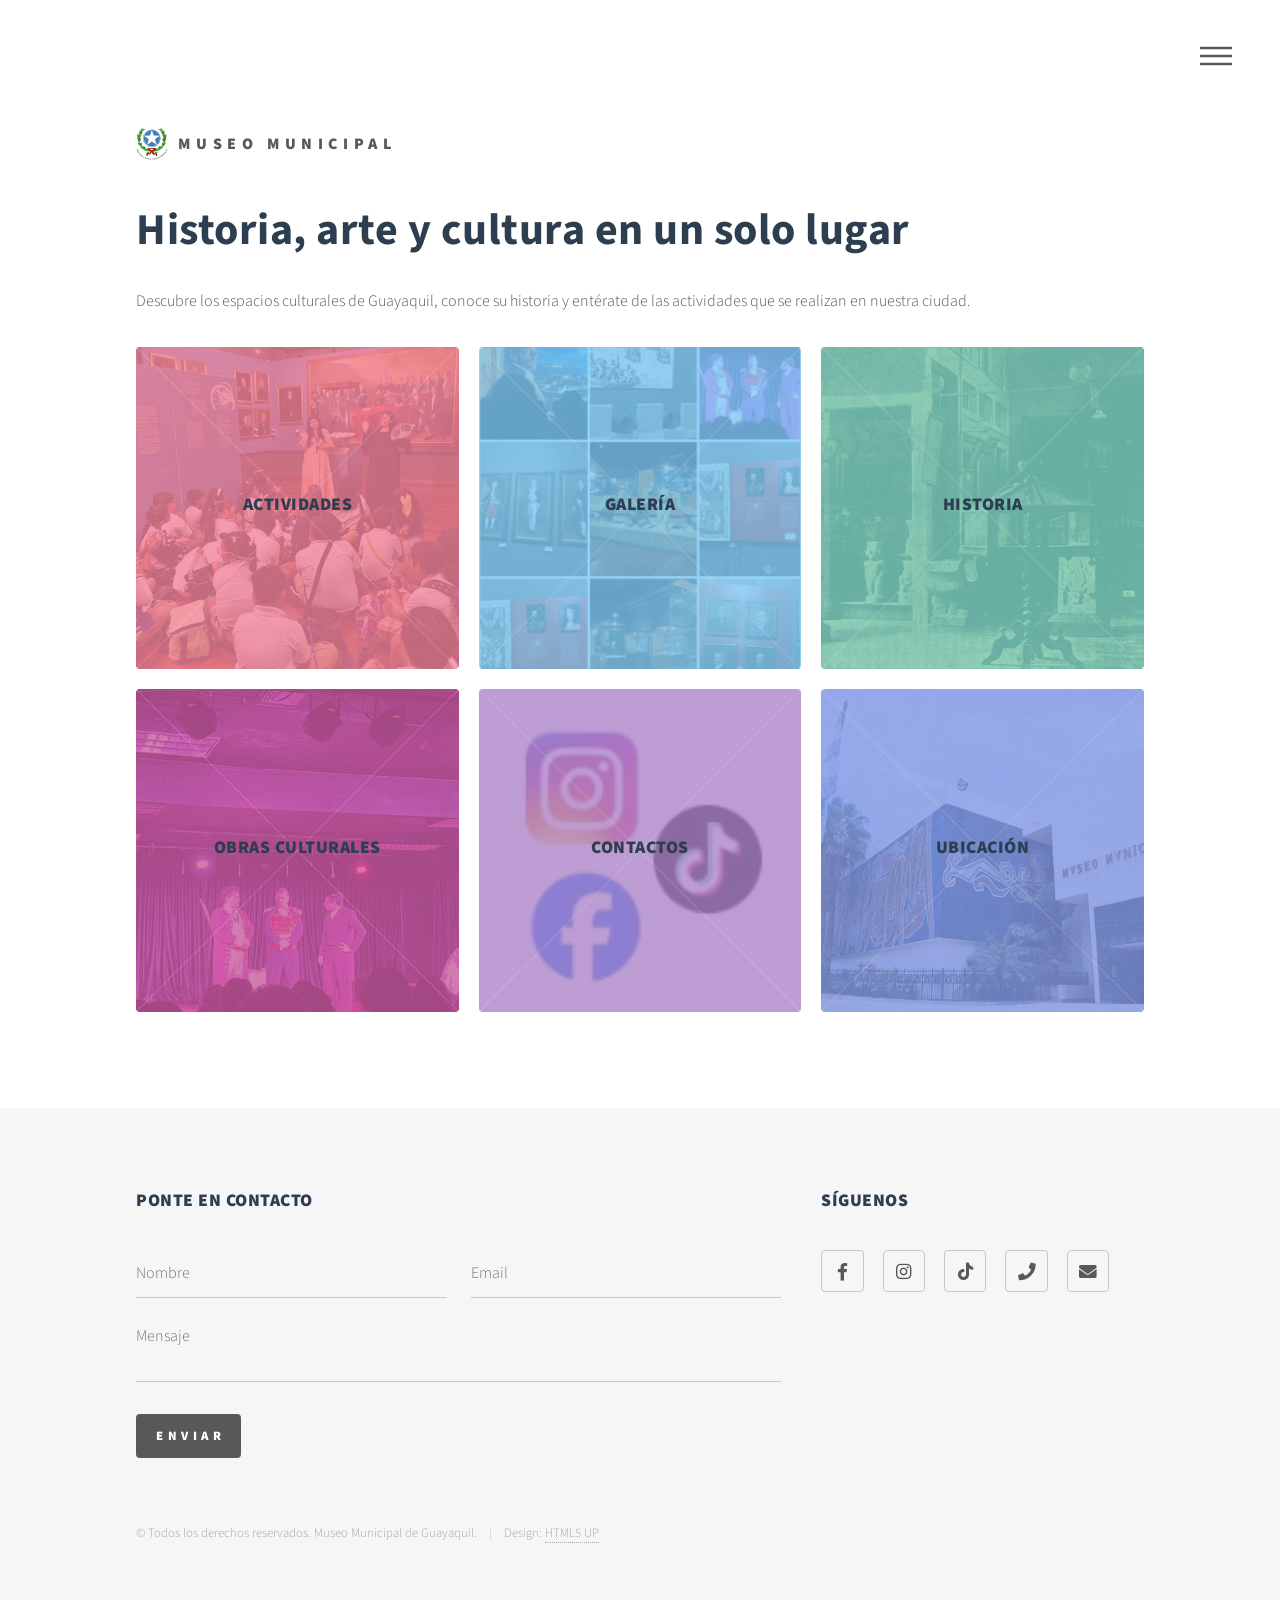
<file: index.html>
<!DOCTYPE HTML>
<!--
    Phantom by HTML5 UP
    html5up.net | @ajlkn
    Free for personal and commercial use under the CCA 3.0 license (html5up.net/license)
-->
<html lang="es">
    <head>
        <title>Museo Municipal de Guayaquil</title>
        <meta charset="utf-8" />
        <meta name="viewport" content="width=device-width, initial-scale=1, user-scalable=no" />
        <link rel="stylesheet" href="assets/css/main.css" />
        <noscript><link rel="stylesheet" href="assets/css/noscript.css" /></noscript>
    </head>
    <body class="is-preload">
        <!-- Wrapper -->
            <div id="wrapper">

                <!-- Header -->
                    <header id="header">
                        <div class="inner">

                            <!-- Logo -->
                                <a href="index.html" class="logo">
                                    <span class="symbol"><img src="images/logog.svg" alt="Logo del Museo Municipal de Guayaquil" /></span><span class="title">Museo Municipal</span>
                                </a>

                            <!-- Nav -->
                                <nav>
                                    <ul>
                                        <li><a href="#menu">Menú</a></li>
                                    </ul>
                                </nav>

                        </div>
                    </header>

                <!-- Menu -->
                    <nav id="menu">
                        <h2>Menú de Navegación</h2>
                        <ul>
                            <li><a href="index.html">Inicio</a></li>
                            <li><a href="Actividades.html">Actividades</a></li>
                            <li><a href="Galeria.html">Galería</a></li>
                            <li><a href="Historia.html">Historia</a></li>
                            <li><a href="obras.html">Obras Culturales</a></li>
                            <li><a href="contactos.html">Contactos</a></li>
                            <li><a href="ubicacion.html">Ubicación</a></li>
                        </ul>
                    </nav>

                <!-- Main -->
                    <main id="main">
                        <div class="inner">
                            <header>
                                <h1>Historia, arte y cultura en un solo lugar</h1>
                                <p>Descubre los espacios culturales de Guayaquil, conoce su historia y entérate de las actividades que se realizan en nuestra ciudad.</p>
                            </header>

                            <section class="tiles">
                                <article class="style1">
                                    <span class="image">
                                        <img src="images/actv.jpeg" alt="Actividades culturales del museo" />
                                    </span>
                                    <a href="Actividades.html">
                                        <h2>Actividades</h2>
                                        <div class="content">
                                            <p>Conoce las actividades culturales que se realizan en el museo y descubre nuevas experiencias para disfrutar del arte, la historia y la cultura de Guayaquil.</p>
                                        </div>
                                    </a>
                                </article>

                                <article class="style2">
                                    <span class="image">
                                        <img src="images/galeria.jpeg" alt="Galería fotográfica y audiovisual" />
                                    </span>
                                    <a href="Galeria.html">
                                        <h2>Galería</h2>
                                        <div class="content">
                                            <p>Explora nuestra galería de fotografías y videos, donde compartimos algunos de los espacios del museo y momentos de las experiencias culturales que vivimos durante nuestra visita.</p>
                                        </div>
                                    </a>
                                </article>

                                <article class="style3">
                                    <span class="image">
                                        <img src="images/historia.jpeg" alt="Exposiciones sobre la historia de Guayaquil" />
                                    </span>
                                    <a href="Historia.html">
                                        <h2>Historia</h2>
                                        <div class="content">
                                            <p>Conoce la historia del Museo Municipal de Guayaquil y su importancia en la conservación y difusión del patrimonio histórico y cultural de nuestra ciudad.</p>
                                        </div>
                                    </a>
                                </article>

                                <article class="style4">
                                    <span class="image">
                                        <img src="images/obras.jpeg" alt="Obra teatral Aurora Gloriosa" />
                                    </span>
                                    <a href="obras.html">
                                        <h2>Obras culturales</h2>
                                        <div class="content">
                                            <p>Descubre las presentaciones teatrales y otras expresiones artísticas que acercan la cultura a la comunidad. Conoce nuestra experiencia durante la obra Aurora Gloriosa.</p>
                                        </div>
                                    </a>
                                </article>

                                <article class="style5">
                                    <span class="image">
                                        <img src="images/contacto.jpeg" alt="Sección de atención y contactos" />
                                    </span>
                                    <a href="contactos.html">
                                        <h2>Contactos</h2>
                                        <div class="content">
                                            <p>Encuentra información de contacto del museo para resolver tus dudas y consultar información sobre sus servicios y actividades culturales.</p>
                                        </div>
                                    </a>
                                </article>

                                <article class="style6">
                                    <span class="image">
                                        <img src="images/ubi.jpeg" alt="Ubicación y mapa del Museo Municipal" />
                                    </span>
                                    <a href="ubicacion.html">
                                        <h2>Ubicación</h2>
                                        <div class="content">
                                            <p>Encuentra la ubicación del Museo Municipal de Guayaquil y consulta cómo llegar para planificar tu próxima visita.</p>
                                        </div>
                                    </a>
                                </article>
                            </section>
                        </div>
                    </main>

                <!-- Footer -->
                    <footer id="footer">
                        <div class="inner">
                            <section>
                                <h2>Ponte en contacto</h2>
                                <form method="post" action="#">
                                    <div class="fields">
                                        <div class="field half">
                                            <input type="text" name="name" id="name" placeholder="Nombre" required />
                                        </div>
                                        <div class="field half">
                                            <input type="email" name="email" id="email" placeholder="Email" required />
                                        </div>
                                        <div class="field">
                                            <textarea name="message" id="message" placeholder="Mensaje" required></textarea>
                                        </div>
                                    </div>
                                    <ul class="actions">
                                        <li><input type="submit" value="Enviar" class="primary" /></li>
                                    </ul>
                                </form>
                            </section>
                            <section>
                                <h2>Síguenos</h2>
                                <ul class="icons">
                                    <li><a href="#" class="icon brands style2 fa-facebook-f"><span class="label">Facebook</span></a></li>
                                    <li><a href="#" class="icon brands style2 fa-instagram"><span class="label">Instagram</span></a></li>
                                    <li><a href="#" class="icon brands style2 fa-tiktok"><span class="label">TikTok</span></a></li>
                                    <li><a href="#" class="icon solid style2 fa-phone"><span class="label">Teléfono</span></a></li>
                                    <li><a href="#" class="icon solid style2 fa-envelope"><span class="label">Email</span></a></li>
                                </ul>
                            </section>
                            <ul class="copyright">
                                <li>&copy; Todos los derechos reservados. Museo Municipal de Guayaquil.</li><li>Design: <a href="http://html5up.net">HTML5 UP</a></li>
                            </ul>
                        </div>
                    </footer>

            </div>

        <!-- Scripts -->
            <script src="assets/js/jquery.min.js"></script>
            <script src="assets/js/browser.min.js"></script>
            <script src="assets/js/breakpoints.min.js"></script>
            <script src="assets/js/util.js"></script>
            <script src="assets/js/main.js"></script>

    </body>
</html>
</file>
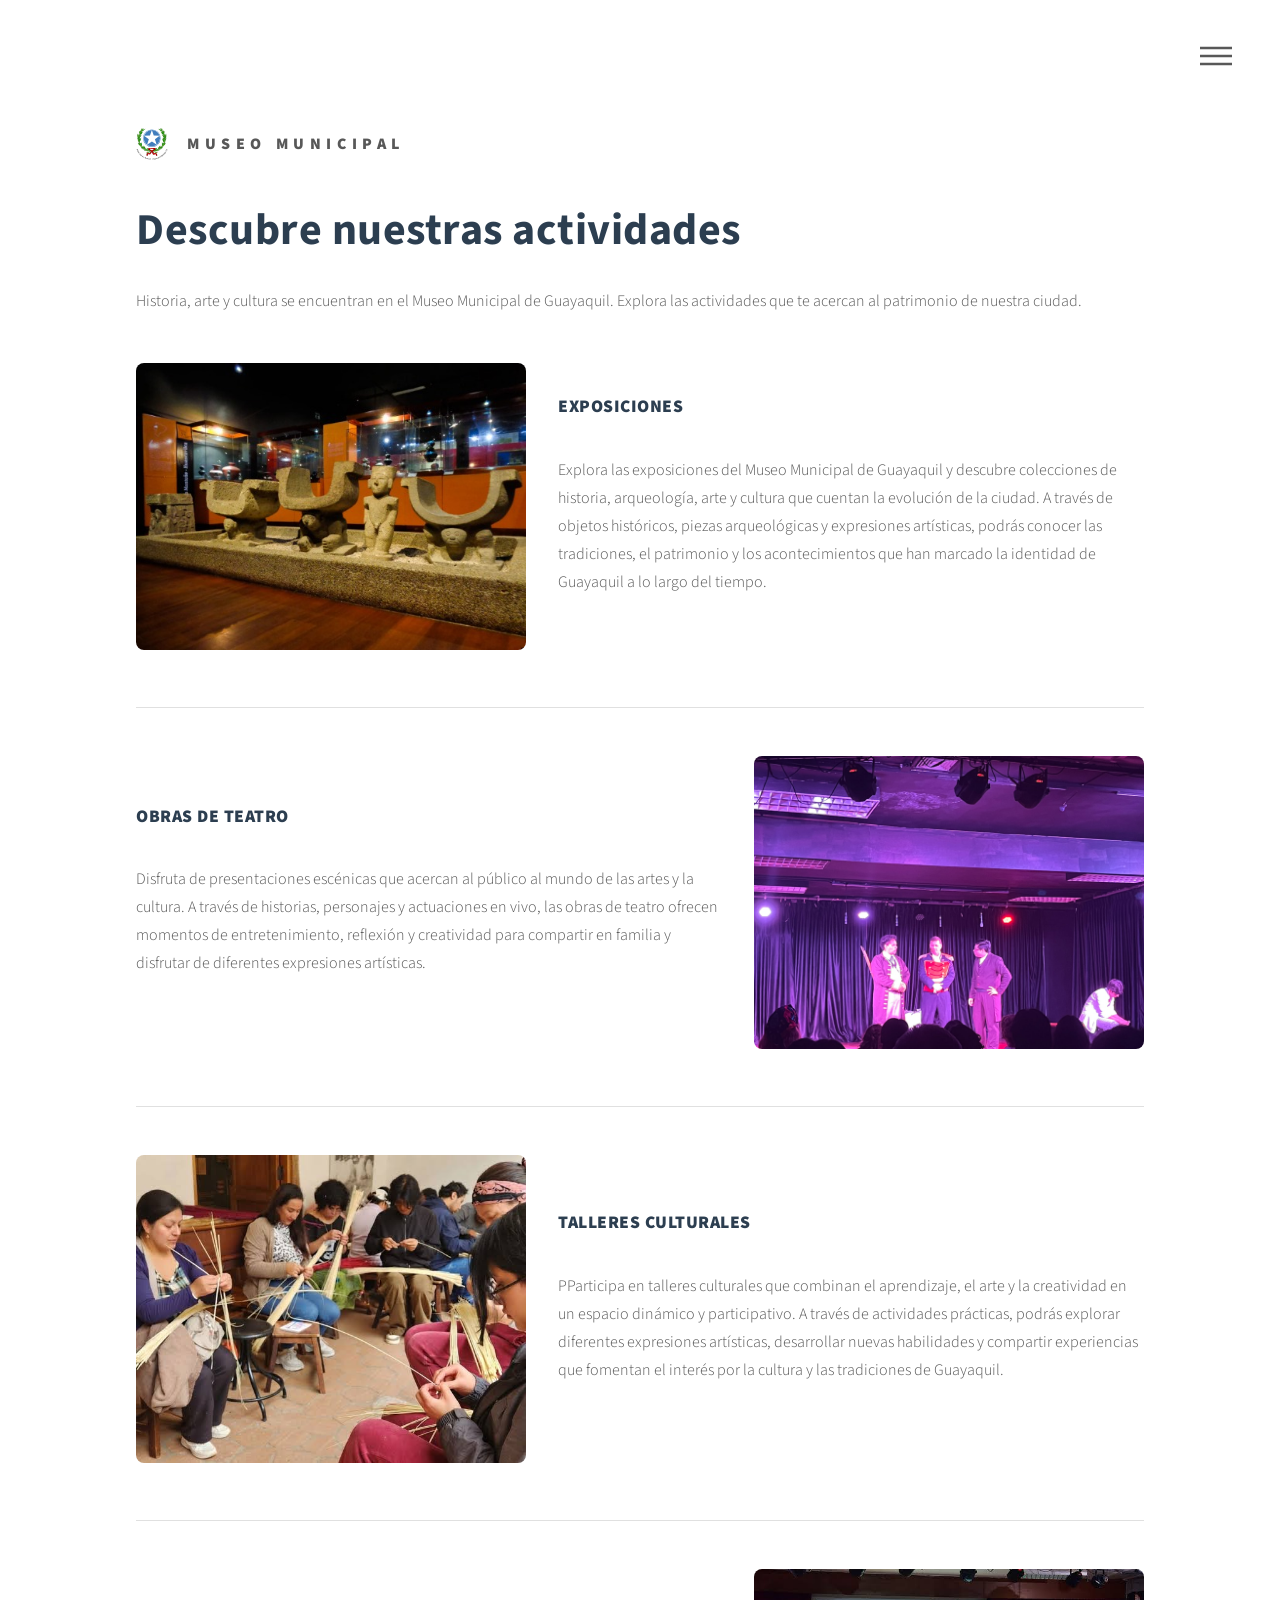
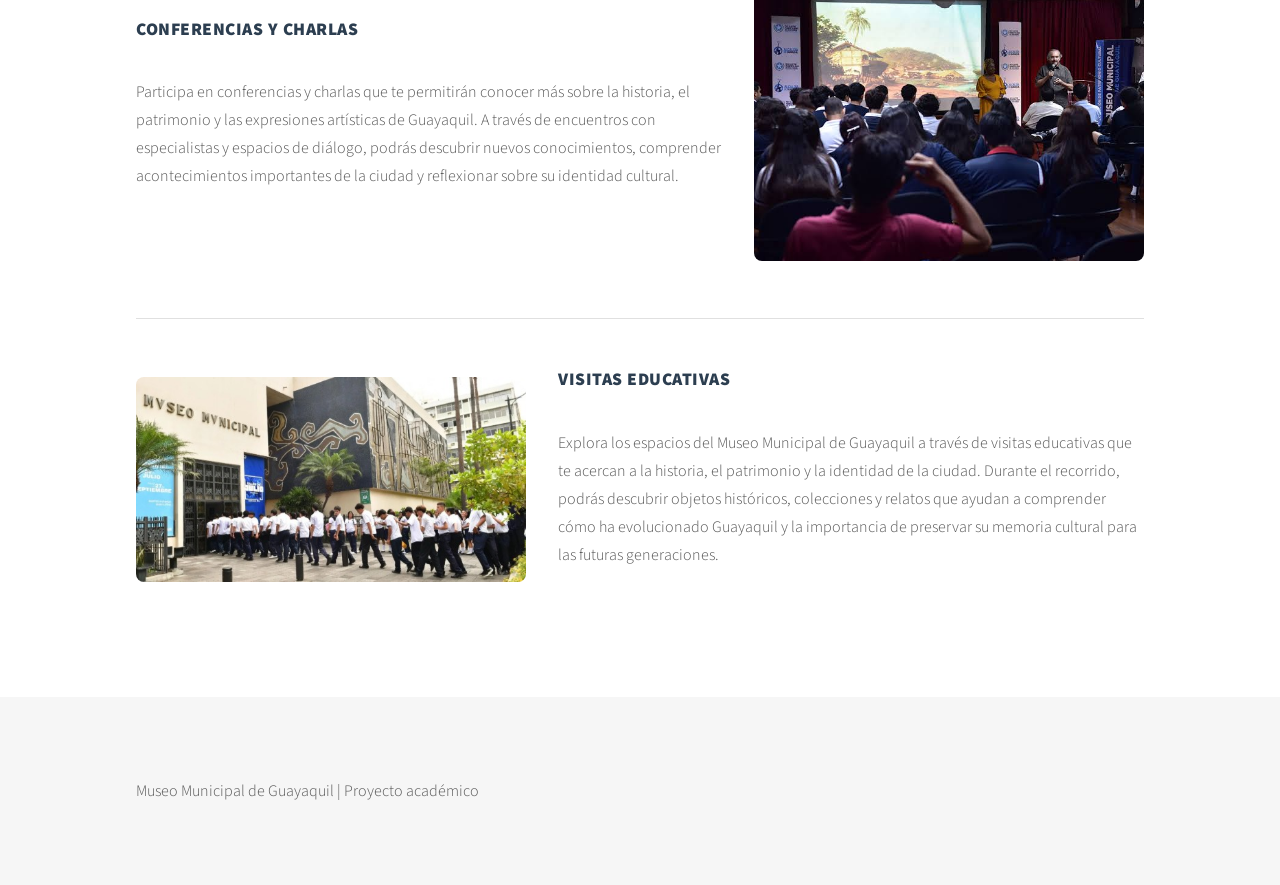
<file: Actividades.html>
<!DOCTYPE html>
<html lang="es">
<head>
    <meta charset="UTF-8">
    <meta name="viewport" content="width=device-width, initial-scale=1.0">
    <title>Actividades | Museo Municipal de Guayaquil</title>

    <link rel="stylesheet" href="assets/css/main.css">
    <noscript>
        <link rel="stylesheet" href="assets/css/noscript.css">
    </noscript>

    <style>
        .intro {
            margin-bottom: 3em;
        }

        .actividades-grid {
            display: grid;
            grid-template-columns: repeat(2, minmax(0, 1fr));
            gap: 2em;
        }

        .actividad {
            border-radius: 12px;
            overflow: hidden;
            background: rgba(255, 255, 255, 0.04);
            transition: transform 0.3s, box-shadow 0.3s;
        }

        .actividad:hover {
            transform: translateY(-6px);
            box-shadow: 0 12px 30px rgba(0, 0, 0, 0.15);
        }

        .actividad img {
            width: 100%;
            height: 250px;
            object-fit: cover;
            display: block;
        }

        .actividad-contenido {
            padding: 1.5em;
        }

        .actividad-contenido h3 {
            margin-bottom: 0.5em;
        }

        .actividad-contenido p {
            margin-bottom: 0;
        }

        @media screen and (max-width: 736px) {
            .actividades-grid {
                grid-template-columns: 1fr;
            }

            .actividad img {
                height: 220px;
            }
        }
    </style>
</head>

<body class="is-preload">

    <div id="wrapper">

        <!-- Encabezado y menú -->
        <header id="header">
            <div class="inner">
                <a href="index.html" class="logo">
                    <span class="symbol">
                        <img src="images/logog.svg" alt="Logo del museo">
                    </span>
                    <span class="title">Museo Municipal</span>
                </a>

                <nav>
                    <ul>
                        <li><a href="#menu">Menú</a></li>
                    </ul>
                </nav>
            </div>
        </header>

        <!-- Menú desplegable -->
        <nav id="menu">
            <h2>Menú</h2>
            <ul>
                <li><a href="index.html">Inicio</a></li>
                <li><a href="Actividades.html">Actividades</a></li>
                <li><a href="Galeria.html">Galería</a></li>
                <li><a href="Historia.html">Historia</a></li>
                <li><a href="obras.html">Obras culturales</a></li>
                <li><a href="contactos.html">Contactos</a></li>
                <li><a href="ubicacion.html">Ubicación</a></li>
            </ul>
        </nav>

        <!-- Contenido principal -->
        <div id="main">
            <div class="inner">

                <header class="intro">
                    <h1>Descubre nuestras actividades</h1>
                    <p>
                        Historia, arte y cultura se encuentran en el Museo
                        Municipal de Guayaquil. Explora las actividades que
                        te acercan al patrimonio de nuestra ciudad.
                    </p>
                </header>

                <section class="actividades-lista" style="display: flex; flex-direction: column; gap: 3em; margin-top: 2em;">

    <!-- 1. Exposiciones -->
    <article style="display: flex; align-items: center; gap: 2rem; flex-wrap: wrap;">
        <div style="flex: 1; min-width: 280px;">
            <img src="images/expo.jpeg" alt="Exposición cultural del museo" style="width: 100%; border-radius: 8px; object-fit: cover;" />
        </div>
        <div style="flex: 1.5; min-width: 280px;">
            <h2>Exposiciones</h2>
            <p>Explora las exposiciones del Museo Municipal de Guayaquil y descubre colecciones de historia, arqueología, arte y cultura que cuentan la evolución de la ciudad. A través de objetos históricos, piezas arqueológicas y expresiones artísticas, podrás conocer las tradiciones, el patrimonio y los acontecimientos que han marcado la identidad de Guayaquil a lo largo del tiempo.</p>
        </div>
    </article>

    <hr style="border: 0; border-top: 1px solid #e0e0e0; margin: 0;" />

    <!-- 2. Obras de teatro (Imagen a la derecha) -->
    <article style="display: flex; align-items: center; gap: 2rem; flex-wrap: wrap; flex-direction: row-reverse;">
        <div style="flex: 1; min-width: 280px;">
            <img src="images/obras.jpeg" alt="Presentación de una obra teatral" style="width: 100%; border-radius: 8px; object-fit: cover;" />
        </div>
        <div style="flex: 1.5; min-width: 280px;">
            <h2>Obras de teatro</h2>
            <p>Disfruta de presentaciones escénicas que acercan al público al mundo de las artes y la cultura. A través de historias, personajes y actuaciones en vivo, las obras de teatro ofrecen momentos de entretenimiento, reflexión y creatividad para compartir en familia y disfrutar de diferentes expresiones artísticas.</p>
        </div>
    </article>

    <hr style="border: 0; border-top: 1px solid #e0e0e0; margin: 0;" />

    <!-- 3. Talleres culturales -->
    <article style="display: flex; align-items: center; gap: 2rem; flex-wrap: wrap;">
        <div style="flex: 1; min-width: 280px;">
            <img src="images/talleres.jpeg" alt="Taller artístico y educativo" style="width: 100%; border-radius: 8px; object-fit: cover;" />
        </div>
        <div style="flex: 1.5; min-width: 280px;">
            <h2>Talleres culturales</h2>
            <p>PParticipa en talleres culturales que combinan el aprendizaje, el arte y la creatividad en un espacio dinámico y participativo. A través de actividades prácticas, podrás explorar diferentes expresiones artísticas, desarrollar nuevas habilidades y compartir experiencias que fomentan el interés por la cultura y las tradiciones de Guayaquil.</p>
        </div>
    </article>

    <hr style="border: 0; border-top: 1px solid #e0e0e0; margin: 0;" />

    <!-- 4. Conferencias y charlas (Imagen a la derecha) -->
    <article style="display: flex; align-items: center; gap: 2rem; flex-wrap: wrap; flex-direction: row-reverse;">
        <div style="flex: 1; min-width: 280px;">
            <img src="images/conferencias.jpeg" alt="Conferencia cultural" style="width: 100%; border-radius: 8px; object-fit: cover;" />
        </div>
        <div style="flex: 1.5; min-width: 280px;">
            <h2>Conferencias y charlas</h2>
            <p>Participa en conferencias y charlas que te permitirán conocer más sobre la historia, el patrimonio y las expresiones artísticas de Guayaquil. A través de encuentros con especialistas y espacios de diálogo, podrás descubrir nuevos conocimientos, comprender acontecimientos importantes de la ciudad y reflexionar sobre su identidad cultural.</p>
        </div>
    </article>

    <hr style="border: 0; border-top: 1px solid #e0e0e0; margin: 0;" />

    <!-- 5. Visitas educativas -->
    <article style="display: flex; align-items: center; gap: 2rem; flex-wrap: wrap;">
        <div style="flex: 1; min-width: 280px;">
            <img src="images/visitas.jpeg" alt="Visitantes recorriendo un museo" style="width: 100%; border-radius: 8px; object-fit: cover;" />
        </div>
        <div style="flex: 1.5; min-width: 280px;">
            <h2>Visitas educativas</h2>
            <p>Explora los espacios del Museo Municipal de Guayaquil a través de visitas educativas que te acercan a la historia, el patrimonio y la identidad de la ciudad. Durante el recorrido, podrás descubrir objetos históricos, colecciones y relatos que ayudan a comprender cómo ha evolucionado Guayaquil y la importancia de preservar su memoria cultural para las futuras generaciones.</p>
        </div>
    </article>

</section>
            </div>
        </div>

        <!-- Pie de página -->
        <footer id="footer">
            <div class="inner">
                <p>Museo Municipal de Guayaquil | Proyecto académico</p>
            </div>
        </footer>

    </div>

    <!-- Scripts de la plantilla Phantom -->
    <script src="assets/js/jquery.min.js"></script>
    <script src="assets/js/browser.min.js"></script>
    <script src="assets/js/breakpoints.min.js"></script>
    <script src="assets/js/util.js"></script>
    <script src="assets/js/main.js"></script>

</body>
</html>
</file>
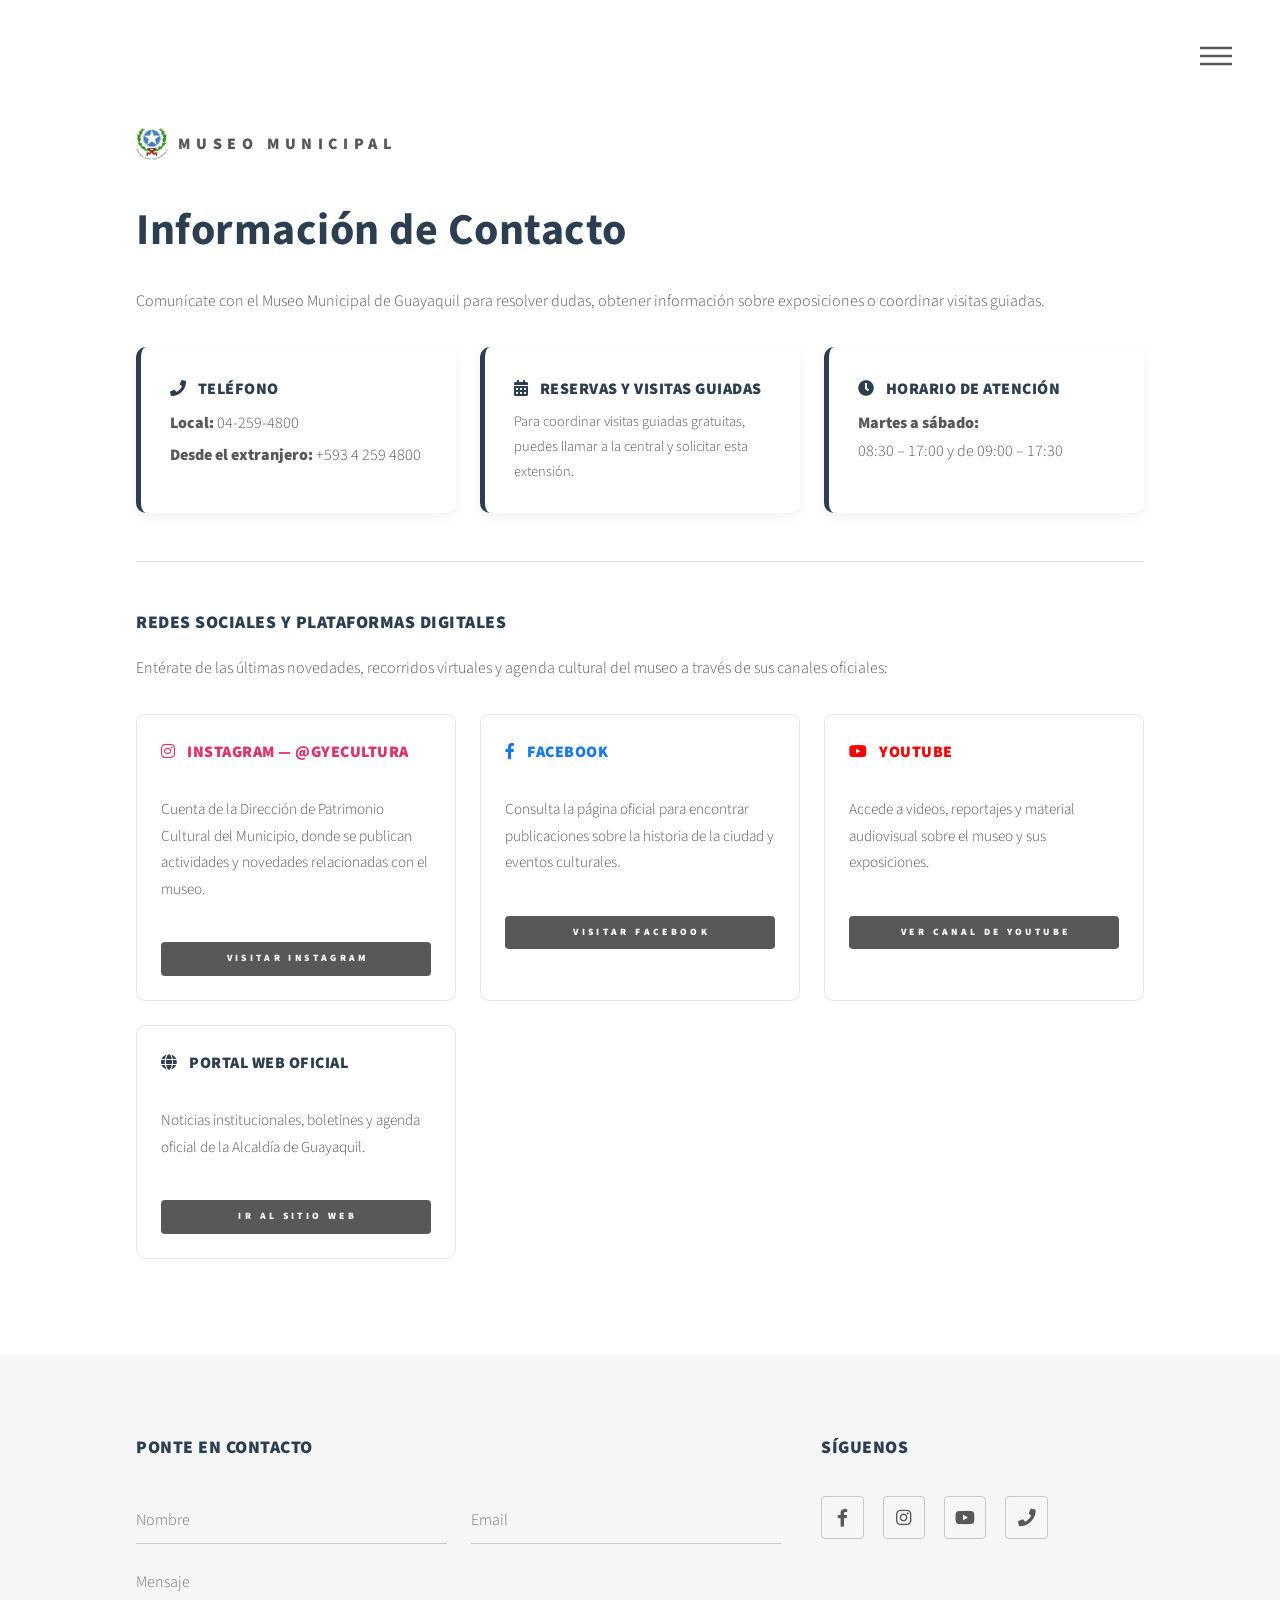
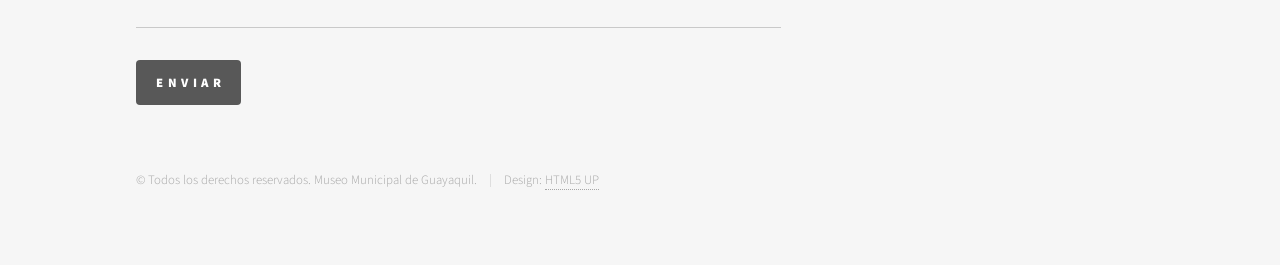
<file: contactos.html>
<!DOCTYPE HTML>
<!--
    Phantom by HTML5 UP
    html5up.net | @ajlkn
    Free for personal and commercial use under the CCA 3.0 license (html5up.net/license)
-->
<html lang="es">
    <head>
        <title>Contactos - Museo Municipal de Guayaquil</title>
        <meta charset="utf-8" />
        <meta name="viewport" content="width=device-width, initial-scale=1, user-scalable=no" />
        <link rel="stylesheet" href="assets/css/main.css" />
        <noscript><link rel="stylesheet" href="assets/css/noscript.css" /></noscript>
    </head>
    <body class="is-preload">
        <!-- Wrapper -->
            <div id="wrapper">

                <!-- Header -->
                    <header id="header">
                        <div class="inner">

                            <!-- Logo -->
                                <a href="index.html" class="logo">
                                    <span class="symbol"><img src="images/logog.svg" alt="Logo del Museo Municipal de Guayaquil" /></span><span class="title">Museo Municipal</span>
                                </a>

                            <!-- Nav -->
                                <nav>
                                    <ul>
                                        <li><a href="#menu">Menú</a></li>
                                    </ul>
                                </nav>

                        </div>
                    </header>

                <!-- Menu -->
                    <nav id="menu">
                        <h2>Menú de Navegación</h2>
                        <ul>
                            <li><a href="index.html">Inicio</a></li>
                            <li><a href="Actividades.html">Actividades</a></li>
                            <li><a href="Galeria.html">Galería</a></li>
                            <li><a href="Historia.html">Historia</a></li>
                            <li><a href="obras.html">Obras Culturales</a></li>
                            <li><a href="contactos.html">Contactos</a></li>
                            <li><a href="ubicacion.html">Ubicación</a></li>
                        </ul>
                    </nav>

                <!-- Main -->
                    <main id="main">
                        <div class="inner">
                            <header>
                                <h1>Información de Contacto</h1>
                                <p>Comunícate con el Museo Municipal de Guayaquil para resolver dudas, obtener información sobre exposiciones o coordinar visitas guiadas.</p>
                            </header>

                            <!-- Bloque Superior: Teléfonos, Reservas y Horarios -->
                            <section style="display: grid; grid-template-columns: repeat(auto-fit, minmax(280px, 1fr)); gap: 1.5em; margin-bottom: 3em;">
                                
                                <!-- Teléfono -->
                                <div style="background: #ffffff; padding: 1.8em; border-radius: 10px; box-shadow: 0 4px 12px rgba(0,0,0,0.06); border-left: 5px solid #2c3e50;">
                                    <h3 style="margin-bottom: 0.5em; color: #2c3e50;"><i class="icon solid fa-phone" style="margin-right: 8px;"></i> Teléfono</h3>
                                    <p style="margin-bottom: 0.3em;"><strong>Local:</strong> 04-259-4800</p>
                                    <p style="margin-bottom: 0;"><strong>Desde el extranjero:</strong> +593 4 259 4800</p>
                                </div>

                                <!-- Reservas -->
                                <div style="background: #ffffff; padding: 1.8em; border-radius: 10px; box-shadow: 0 4px 12px rgba(0,0,0,0.06); border-left: 5px solid #2c3e50;">
                                    <h3 style="margin-bottom: 0.5em; color: #2c3e50;"><i class="icon solid fa-calendar-alt" style="margin-right: 8px;"></i> Reservas y Visitas Guiadas</h3>

                                    <p style="margin-bottom: 0; font-size: 0.9em; color: #555;">Para coordinar visitas guiadas gratuitas, puedes llamar a la central y solicitar esta extensión.</p>
                                </div>

                                <!-- Horarios -->
                                <div style="background: #ffffff; padding: 1.8em; border-radius: 10px; box-shadow: 0 4px 12px rgba(0,0,0,0.06); border-left: 5px solid #2c3e50;">
                                    <h3 style="margin-bottom: 0.5em; color: #2c3e50;"><i class="icon solid fa-clock" style="margin-right: 8px;"></i> Horario de Atención</h3>
                                    <p style="margin-bottom: 0;"><strong>Martes a sábado:</strong><br />08:30 – 17:00 y de 09:00 – 17:30</p>
                                </div>

                            </section>

                            <hr style="border: 0; border-top: 1px solid #e0e0e0; margin-bottom: 3em;" />

                            <!-- Seccion Redes Sociales y Sitio Oficial -->
                            <section>
                                <h2 style="margin-bottom: 1em;">Redes Sociales y Plataformas Digitales</h2>
                                <p style="margin-bottom: 2em;">Entérate de las últimas novedades, recorridos virtuales y agenda cultural del museo a través de sus canales oficiales:</p>

                                <div style="display: grid; grid-template-columns: repeat(auto-fit, minmax(280px, 1fr)); gap: 1.5em;">

                                    <!-- Instagram -->
                                    <div style="background: #ffffff; padding: 1.5em; border-radius: 10px; border: 1px solid #e5e5e5; display: flex; flex-direction: column; justify: space-between;">
                                        <div>
                                            <h3 style="color: #e1306c;"><i class="icon brands fa-instagram" style="margin-right: 8px;"></i> Instagram — @gyecultura</h3>
                                            <p style="font-size: 0.95em; color: #555;">Cuenta de la Dirección de Patrimonio Cultural del Municipio, donde se publican actividades y novedades relacionadas con el museo.</p>
                                        </div>
                                        <a href="https://www.instagram.com/gyecultura/" target="_blank" rel="noopener noreferrer" class="button primary small fit" style="margin-top: 1em;">Visitar Instagram</a>
                                    </div>

                                    <!-- Facebook -->
                                    <div style="background: #ffffff; padding: 1.5em; border-radius: 10px; border: 1px solid #e5e5e5; display: flex; flex-direction: column; justify: space-between;">
                                        <div>
                                            <h3 style="color: #1877f2;"><i class="icon brands fa-facebook-f" style="margin-right: 8px;"></i> Facebook</h3>
                                            <p style="font-size: 0.95em; color: #555;">Consulta la página oficial para encontrar publicaciones sobre la historia de la ciudad y eventos culturales.</p>
                                        </div>
                                        <a href="https://www.facebook.com/museo.deguayaquil/?locale=es_LA" target="_blank" rel="noopener noreferrer" class="button primary small fit" style="margin-top: 1em;">Visitar Facebook</a>
                                    </div>

                                    <!-- YouTube -->
                                    <div style="background: #ffffff; padding: 1.5em; border-radius: 10px; border: 1px solid #e5e5e5; display: flex; flex-direction: column; justify: space-between;">
                                        <div>
                                            <h3 style="color: #ff0000;"><i class="icon brands fa-youtube" style="margin-right: 8px;"></i> YouTube</h3>
                                            <p style="font-size: 0.95em; color: #555;">Accede a videos, reportajes y material audiovisual sobre el museo y sus exposiciones.</p>
                                        </div>
                                        <a href="https://www.youtube.com/watch?v=igCO6mn5W2U" target="_blank" rel="noopener noreferrer" class="button primary small fit" style="margin-top: 1em;">Ver Canal de YouTube</a>
                                    </div>

                                    <!-- Portal Web Oficial -->
                                    <div style="background: #ffffff; padding: 1.5em; border-radius: 10px; border: 1px solid #e5e5e5; display: flex; flex-direction: column; justify: space-between;">
                                        <div>
                                            <h3 style="color: #2c3e50;"><i class="icon solid fa-globe" style="margin-right: 8px;"></i> Portal Web Oficial</h3>
                                            <p style="font-size: 0.95em; color: #555;">Noticias institucionales, boletines y agenda oficial de la Alcaldía de Guayaquil.</p>
                                        </div>
                                        <a href="https://guayaquil.gob.ec/museo-municipal-guayaquil-preservando-patrimonio-cultural-ciudad/" target="_blank" rel="noopener noreferrer" class="button primary small fit" style="margin-top: 1em;">Ir al Sitio Web</a>
                                    </div>

                                </div>
                            </section>

                        </div>
                    </main>

                <!-- Footer -->
                    <footer id="footer">
                        <div class="inner">
                            <section>
                                <h2>Ponte en contacto</h2>
                                <form method="post" action="#">
                                    <div class="fields">
                                        <div class="field half">
                                            <input type="text" name="name" id="name" placeholder="Nombre" required />
                                        </div>
                                        <div class="field half">
                                            <input type="email" name="email" id="email" placeholder="Email" required />
                                        </div>
                                        <div class="field">
                                            <textarea name="message" id="message" placeholder="Mensaje" required></textarea>
                                        </div>
                                    </div>
                                    <ul class="actions">
                                        <li><input type="submit" value="Enviar" class="primary" /></li>
                                    </ul>
                                </form>
                            </section>
                            <section>
                                <h2>Síguenos</h2>
                                <ul class="icons">
                                    <li><a href="https://www.facebook.com/museo.deguayaquil/?locale=es_LA" target="_blank" class="icon brands style2 fa-facebook-f"><span class="label">Facebook</span></a></li>
                                    <li><a href="https://www.instagram.com/gyecultura/" target="_blank" class="icon brands style2 fa-instagram"><span class="label">Instagram</span></a></li>
                                    <li><a href="https://www.youtube.com/watch?v=igCO6mn5W2U" target="_blank" class="icon brands style2 fa-youtube"><span class="label">YouTube</span></a></li>
                                    <li><a href="tel:+59342594800" class="icon solid style2 fa-phone"><span class="label">Teléfono</span></a></li>
                                </ul>
                            </section>
                            <ul class="copyright">
                                <li>&copy; Todos los derechos reservados. Museo Municipal de Guayaquil.</li><li>Design: <a href="http://html5up.net">HTML5 UP</a></li>
                            </ul>
                        </div>
                    </footer>

            </div>

        <!-- Scripts -->
            <script src="assets/js/jquery.min.js"></script>
            <script src="assets/js/browser.min.js"></script>
            <script src="assets/js/breakpoints.min.js"></script>
            <script src="assets/js/util.js"></script>
            <script src="assets/js/main.js"></script>

    </body>
</html>
</file>
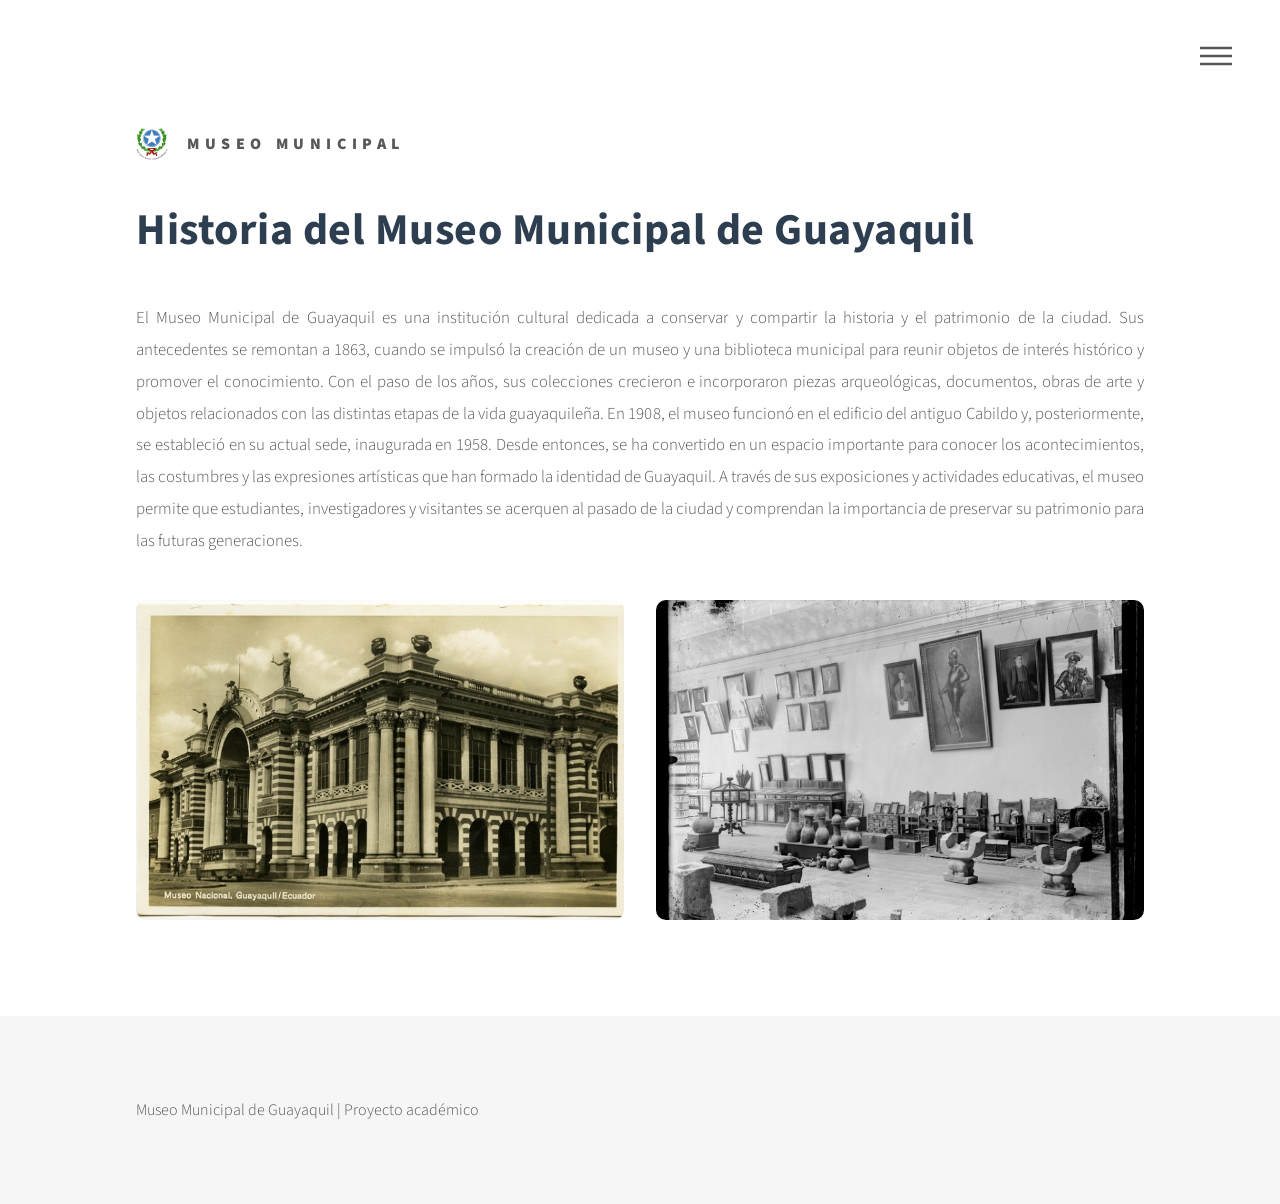
<file: Historia.html>
<!DOCTYPE HTML>
<html lang="es">
<head>
    <title>Historia | Museo Municipal</title>
    <meta charset="utf-8">
    <meta name="viewport" content="width=device-width, initial-scale=1">

    <link rel="stylesheet" href="assets/css/main.css">
    <noscript>
        <link rel="stylesheet" href="assets/css/noscript.css">
    </noscript>

    <style>
        .historia-texto {
            font-size: 1.05em;
            line-height: 1.9;
            text-align: justify;
            margin-bottom: 2.5em;
        }

        .historia-imagenes {
            display: grid;
            grid-template-columns: repeat(2, minmax(0, 1fr));
            gap: 2em;
        }

        .historia-imagenes img {
            width: 100%;
            height: 320px;
            object-fit: cover;
            display: block;
            border-radius: 10px;
            transition: transform 0.3s;
        }

        .historia-imagenes img:hover {
            transform: scale(1.02);
        }

        @media screen and (max-width: 736px) {
            .historia-imagenes {
                grid-template-columns: 1fr;
            }

            .historia-imagenes img {
                height: 250px;
            }
        }
    </style>
</head>

<body class="is-preload">

<div id="wrapper">

    <!-- Encabezado -->
    <header id="header">
        <div class="inner">
            <a href="index.html" class="logo">
                <span class="symbol">
                    <img src="images/logog.svg" alt="Logo del museo">
                </span>
                <span class="title">Museo Municipal</span>
            </a>

            <nav>
                <ul>
                    <li><a href="#menu">Menú</a></li>
                </ul>
            </nav>
        </div>
    </header>

    <!-- Menú desplegable -->
    <nav id="menu">
        <h2>Menú</h2>
        <ul>
            <li><a href="index.html">Inicio</a></li>
            <li><a href="Actividades.html">Actividades</a></li>
            <li><a href="Galeria.html">Galería</a></li>
            <li><a href="Historia.html">Historia</a></li>
            <li><a href="obras.html">Obras culturales</a></li>
            <li><a href="contactos.html">Contactos</a></li>
            <li><a href="ubicacion.html">Ubicación</a></li>
        </ul>
    </nav>

    <!-- Contenido de historia -->
    <div id="main">
        <div class="inner">

            <h1>Historia del Museo Municipal de Guayaquil</h1>

            <div class="historia-texto">
                El Museo Municipal de Guayaquil es una institución cultural
                dedicada a conservar y compartir la historia y el patrimonio
                de la ciudad. Sus antecedentes se remontan a 1863, cuando se
                impulsó la creación de un museo y una biblioteca municipal
                para reunir objetos de interés histórico y promover el
                conocimiento. Con el paso de los años, sus colecciones
                crecieron e incorporaron piezas arqueológicas, documentos,
                obras de arte y objetos relacionados con las distintas etapas
                de la vida guayaquileña. En 1908, el museo funcionó en el
                edificio del antiguo Cabildo y, posteriormente, se estableció
                en su actual sede, inaugurada en 1958. Desde entonces, se ha
                convertido en un espacio importante para conocer los
                acontecimientos, las costumbres y las expresiones artísticas
                que han formado la identidad de Guayaquil. A través de sus
                exposiciones y actividades educativas, el museo permite que
                estudiantes, investigadores y visitantes se acerquen al
                pasado de la ciudad y comprendan la importancia de preservar
                su patrimonio para las futuras generaciones.
            </div>

            <!-- Dos imágenes -->
            <div class="historia-imagenes">

                <img src="images/historia1.png"
                     alt="Fotografía histórica del Museo Municipal">

                <img src="images/historia2.png"
                     alt="Fachada del Museo Municipal de Guayaquil">

            </div>

        </div>
    </div>

    <!-- Pie de página -->
    <footer id="footer">
        <div class="inner">
            <p>Museo Municipal de Guayaquil | Proyecto académico</p>
        </div>
    </footer>

</div>

<!-- Scripts de Phantom -->
<script src="assets/js/jquery.min.js"></script>
<script src="assets/js/browser.min.js"></script>
<script src="assets/js/breakpoints.min.js"></script>
<script src="assets/js/util.js"></script>
<script src="assets/js/main.js"></script>

</body>
</html>
</file>
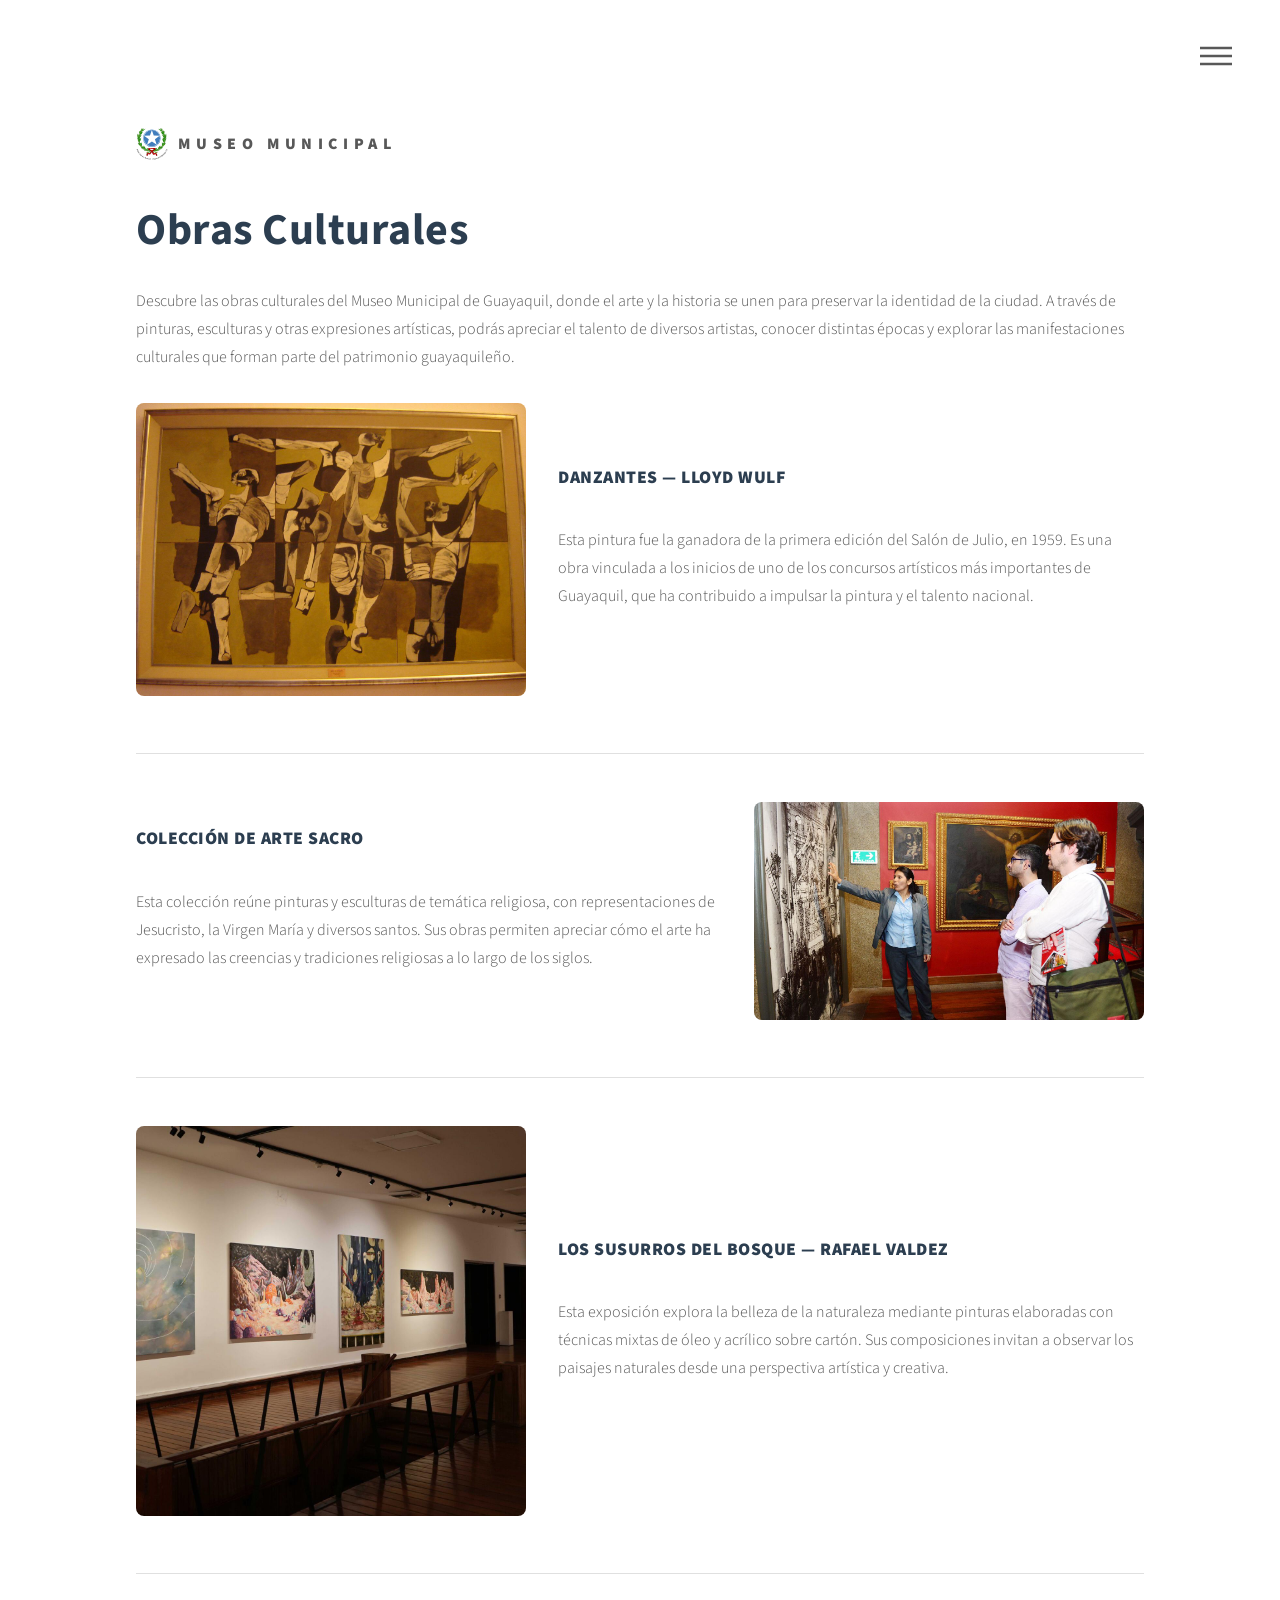
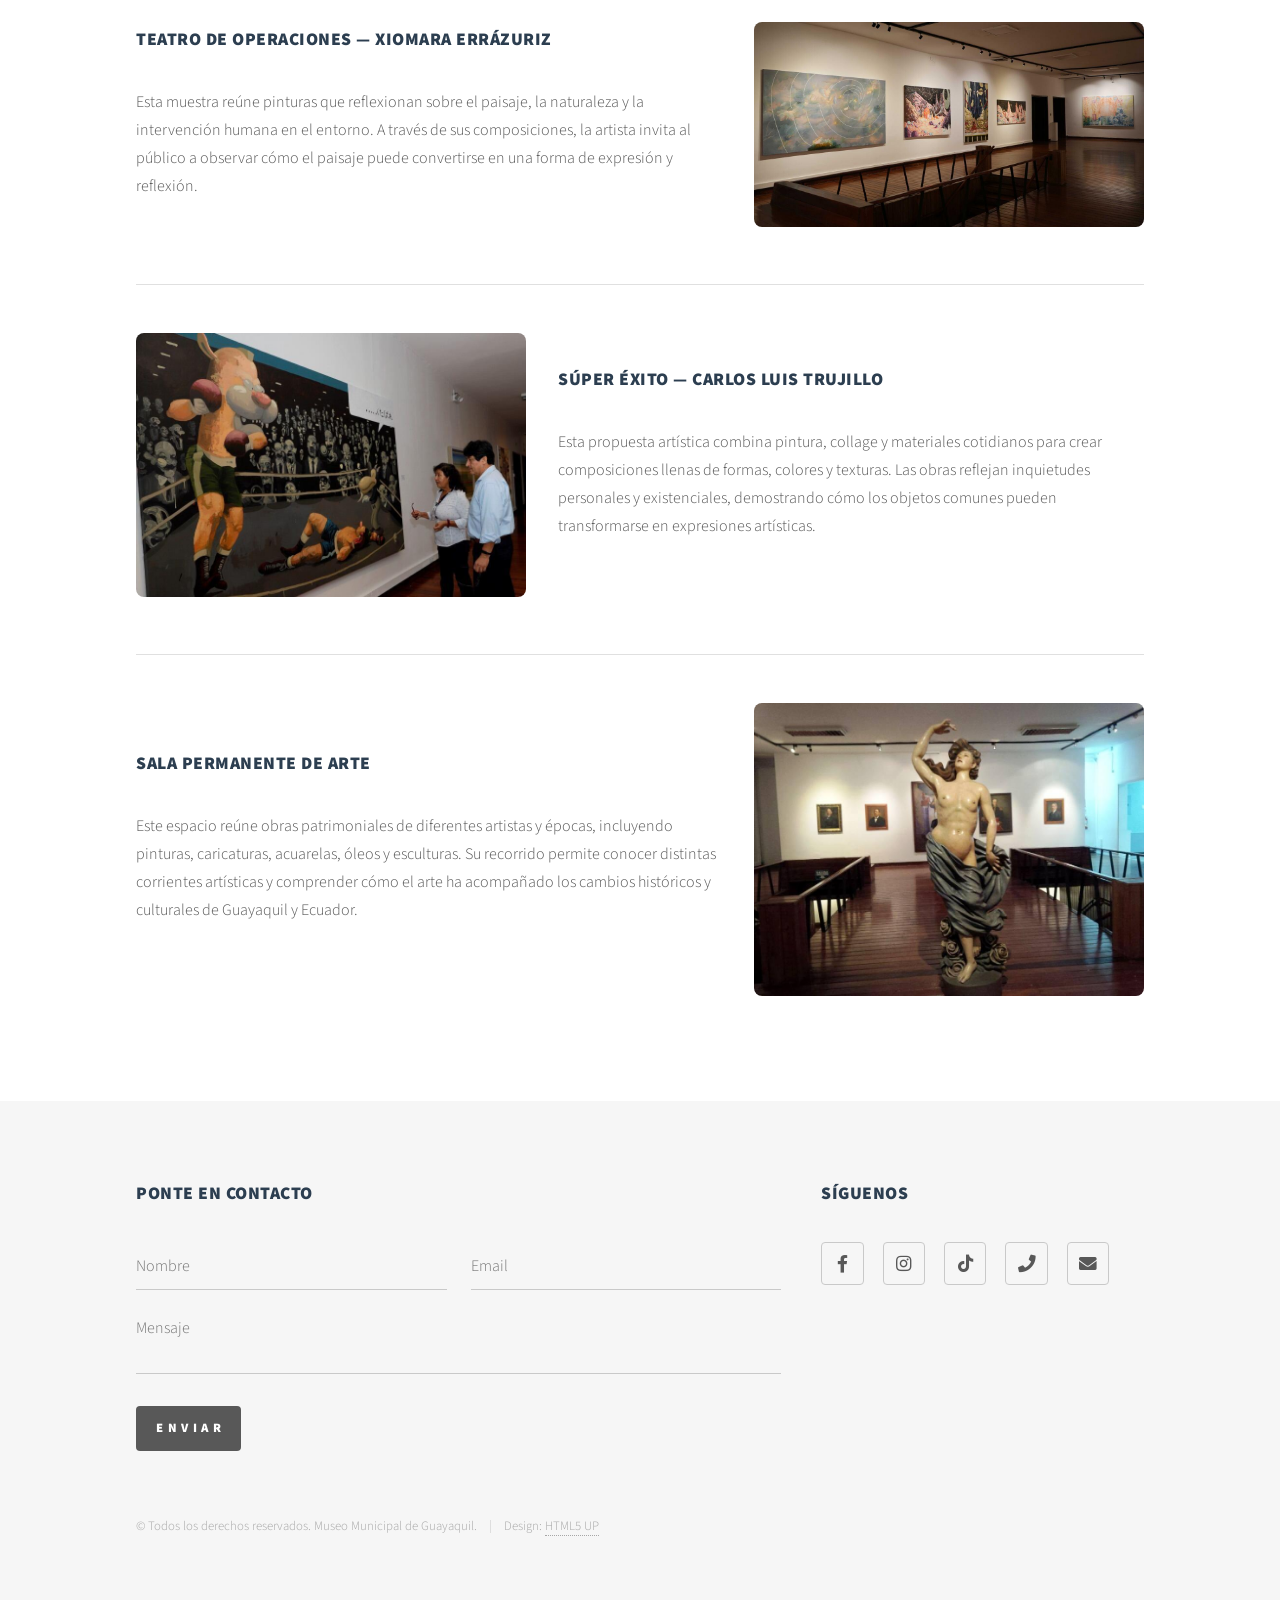
<file: obras.html>
<!DOCTYPE HTML>
<!--
    Phantom by HTML5 UP
    html5up.net | @ajlkn
    Free for personal and commercial use under the CCA 3.0 license (html5up.net/license)
-->
<html lang="es">
    <head>
        <title>Obras Culturales - Museo Municipal de Guayaquil</title>
        <meta charset="utf-8" />
        <meta name="viewport" content="width=device-width, initial-scale=1, user-scalable=no" />
        <link rel="stylesheet" href="assets/css/main.css" />
        <noscript><link rel="stylesheet" href="assets/css/noscript.css" /></noscript>
    </head>
    <body class="is-preload">
        <!-- Wrapper -->
            <div id="wrapper">

                <!-- Header -->
                    <header id="header">
                        <div class="inner">

                            <!-- Logo -->
                                <a href="index.html" class="logo">
                                    <span class="symbol"><img src="images/logog.svg" alt="Logo del Museo Municipal de Guayaquil" /></span><span class="title">Museo Municipal</span>
                                </a>

                            <!-- Nav -->
                                <nav>
                                    <ul>
                                        <li><a href="#menu">Menú</a></li>
                                    </ul>
                                </nav>

                        </div>
                    </header>

                <!-- Menu -->
                    <nav id="menu">
                        <h2>Menú de Navegación</h2>
                        <ul>
                            <li><a href="index.html">Inicio</a></li>
                            <li><a href="Actividades.html">Actividades</a></li>
                            <li><a href="Galeria.html">Galería</a></li>
                            <li><a href="Historia.html">Historia</a></li>
                            <li><a href="obras.html">Obras Culturales</a></li>
                            <li><a href="contactos.html">Contactos</a></li>
                            <li><a href="ubicacion.html">Ubicación</a></li>
                        </ul>
                    </nav>

                <!-- Main -->
                    <main id="main">
                        <div class="inner">
                            <header>
                                <h1>Obras Culturales</h1>
                                <p>Descubre las obras culturales del Museo Municipal de Guayaquil, donde el arte y la historia se unen para preservar la identidad de la ciudad. A través de pinturas, esculturas y otras expresiones artísticas, podrás apreciar el talento de diversos artistas, conocer distintas épocas y explorar las manifestaciones culturales que forman parte del patrimonio guayaquileño.</p>
                            </header>

                            <!-- Lista de Obras Culturales -->
                            <section class="obras-lista" style="display: flex; flex-direction: column; gap: 3em; margin-top: 2em;">

                                <!-- 1. Danzantes -->
                                <article style="display: flex; align-items: center; gap: 2rem; flex-wrap: wrap;">
                                    <div style="flex: 1; min-width: 280px;">
                                        <img src="images/danzantes.jpg" alt="Danzantes - Lloyd Wulf" style="width: 100%; border-radius: 8px; object-fit: cover;" />
                                    </div>
                                    <div style="flex: 1.5; min-width: 280px;">
                                        <h2>Danzantes — Lloyd Wulf</h2>
                                        <p>Esta pintura fue la ganadora de la primera edición del Salón de Julio, en 1959. Es una obra vinculada a los inicios de uno de los concursos artísticos más importantes de Guayaquil, que ha contribuido a impulsar la pintura y el talento nacional.</p>
                                    </div>
                                </article>

                                <hr style="border: 0; border-top: 1px solid #e0e0e0; margin: 0;" />

                                <!-- 2. Colección de Arte Sacro (Imagen a la derecha) -->
                                <article style="display: flex; align-items: center; gap: 2rem; flex-wrap: wrap; flex-direction: row-reverse;">
                                    <div style="flex: 1; min-width: 280px;">
                                        <img src="images/arte_sacro.jpg" alt="Colección de Arte Sacro" style="width: 100%; border-radius: 8px; object-fit: cover;" />
                                    </div>
                                    <div style="flex: 1.5; min-width: 280px;">
                                        <h2>Colección de Arte Sacro</h2>
                                        <p>Esta colección reúne pinturas y esculturas de temática religiosa, con representaciones de Jesucristo, la Virgen María y diversos santos. Sus obras permiten apreciar cómo el arte ha expresado las creencias y tradiciones religiosas a lo largo de los siglos.</p>
                                    </div>
                                </article>

                                <hr style="border: 0; border-top: 1px solid #e0e0e0; margin: 0;" />

                                <!-- 3. Los Susurros del Bosque -->
                                <article style="display: flex; align-items: center; gap: 2rem; flex-wrap: wrap;">
                                    <div style="flex: 1; min-width: 280px;">
                                        <img src="images/susurros_bosque.jpg" alt="Los Susurros del Bosque - Rafael Valdez" style="width: 100%; border-radius: 8px; object-fit: cover;" />
                                    </div>
                                    <div style="flex: 1.5; min-width: 280px;">
                                        <h2>Los Susurros del Bosque — Rafael Valdez</h2>
                                        <p>Esta exposición explora la belleza de la naturaleza mediante pinturas elaboradas con técnicas mixtas de óleo y acrílico sobre cartón. Sus composiciones invitan a observar los paisajes naturales desde una perspectiva artística y creativa.</p>
                                    </div>
                                </article>

                                <hr style="border: 0; border-top: 1px solid #e0e0e0; margin: 0;" />

                                <!-- 4. Teatro de Operaciones (Imagen a la derecha) -->
                                <article style="display: flex; align-items: center; gap: 2rem; flex-wrap: wrap; flex-direction: row-reverse;">
                                    <div style="flex: 1; min-width: 280px;">
                                        <img src="images/teatro_operaciones.jpg" alt="Teatro de Operaciones - Xiomara Errázuriz" style="width: 100%; border-radius: 8px; object-fit: cover;" />
                                    </div>
                                    <div style="flex: 1.5; min-width: 280px;">
                                        <h2>Teatro de Operaciones — Xiomara Errázuriz</h2>
                                        <p>Esta muestra reúne pinturas que reflexionan sobre el paisaje, la naturaleza y la intervención humana en el entorno. A través de sus composiciones, la artista invita al público a observar cómo el paisaje puede convertirse en una forma de expresión y reflexión.</p>
                                    </div>
                                </article>

                                <hr style="border: 0; border-top: 1px solid #e0e0e0; margin: 0;" />

                                <!-- 5. Súper éxito -->
                                <article style="display: flex; align-items: center; gap: 2rem; flex-wrap: wrap;">
                                    <div style="flex: 1; min-width: 280px;">
                                        <img src="images/super_exito.jpg" alt="Súper éxito - Carlos Luis Trujillo" style="width: 100%; border-radius: 8px; object-fit: cover;" />
                                    </div>
                                    <div style="flex: 1.5; min-width: 280px;">
                                        <h2>Súper éxito — Carlos Luis Trujillo</h2>
                                        <p>Esta propuesta artística combina pintura, collage y materiales cotidianos para crear composiciones llenas de formas, colores y texturas. Las obras reflejan inquietudes personales y existenciales, demostrando cómo los objetos comunes pueden transformarse en expresiones artísticas.</p>
                                    </div>
                                </article>

                                <hr style="border: 0; border-top: 1px solid #e0e0e0; margin: 0;" />

                                <!-- 6. Sala Permanente de Arte (Imagen a la derecha) -->
                                <article style="display: flex; align-items: center; gap: 2rem; flex-wrap: wrap; flex-direction: row-reverse;">
                                    <div style="flex: 1; min-width: 280px;">
                                        <img src="images/sala_permanente.jpg" alt="Sala Permanente de Arte" style="width: 100%; border-radius: 8px; object-fit: cover;" />
                                    </div>
                                    <div style="flex: 1.5; min-width: 280px;">
                                        <h2>Sala Permanente de Arte</h2>
                                        <p>Este espacio reúne obras patrimoniales de diferentes artistas y épocas, incluyendo pinturas, caricaturas, acuarelas, óleos y esculturas. Su recorrido permite conocer distintas corrientes artísticas y comprender cómo el arte ha acompañado los cambios históricos y culturales de Guayaquil y Ecuador.</p>
                                    </div>
                                </article>

                            </section>
                        </div>
                    </main>

                <!-- Footer -->
                    <footer id="footer">
                        <div class="inner">
                            <section>
                                <h2>Ponte en contacto</h2>
                                <form method="post" action="#">
                                    <div class="fields">
                                        <div class="field half">
                                            <input type="text" name="name" id="name" placeholder="Nombre" required />
                                        </div>
                                        <div class="field half">
                                            <input type="email" name="email" id="email" placeholder="Email" required />
                                        </div>
                                        <div class="field">
                                            <textarea name="message" id="message" placeholder="Mensaje" required></textarea>
                                        </div>
                                    </div>
                                    <ul class="actions">
                                        <li><input type="submit" value="Enviar" class="primary" /></li>
                                    </ul>
                                </form>
                            </section>
                            <section>
                                <h2>Síguenos</h2>
                                <ul class="icons">
                                    <li><a href="#" class="icon brands style2 fa-facebook-f"><span class="label">Facebook</span></a></li>
                                    <li><a href="#" class="icon brands style2 fa-instagram"><span class="label">Instagram</span></a></li>
                                    <li><a href="#" class="icon brands style2 fa-tiktok"><span class="label">TikTok</span></a></li>
                                    <li><a href="#" class="icon solid style2 fa-phone"><span class="label">Teléfono</span></a></li>
                                    <li><a href="#" class="icon solid style2 fa-envelope"><span class="label">Email</span></a></li>
                                </ul>
                            </section>
                            <ul class="copyright">
                                <li>&copy; Todos los derechos reservados. Museo Municipal de Guayaquil.</li><li>Design: <a href="http://html5up.net">HTML5 UP</a></li>
                            </ul>
                        </div>
                    </footer>

            </div>

        <!-- Scripts -->
            <script src="assets/js/jquery.min.js"></script>
            <script src="assets/js/browser.min.js"></script>
            <script src="assets/js/breakpoints.min.js"></script>
            <script src="assets/js/util.js"></script>
            <script src="assets/js/main.js"></script>

    </body>
</html>
</file>
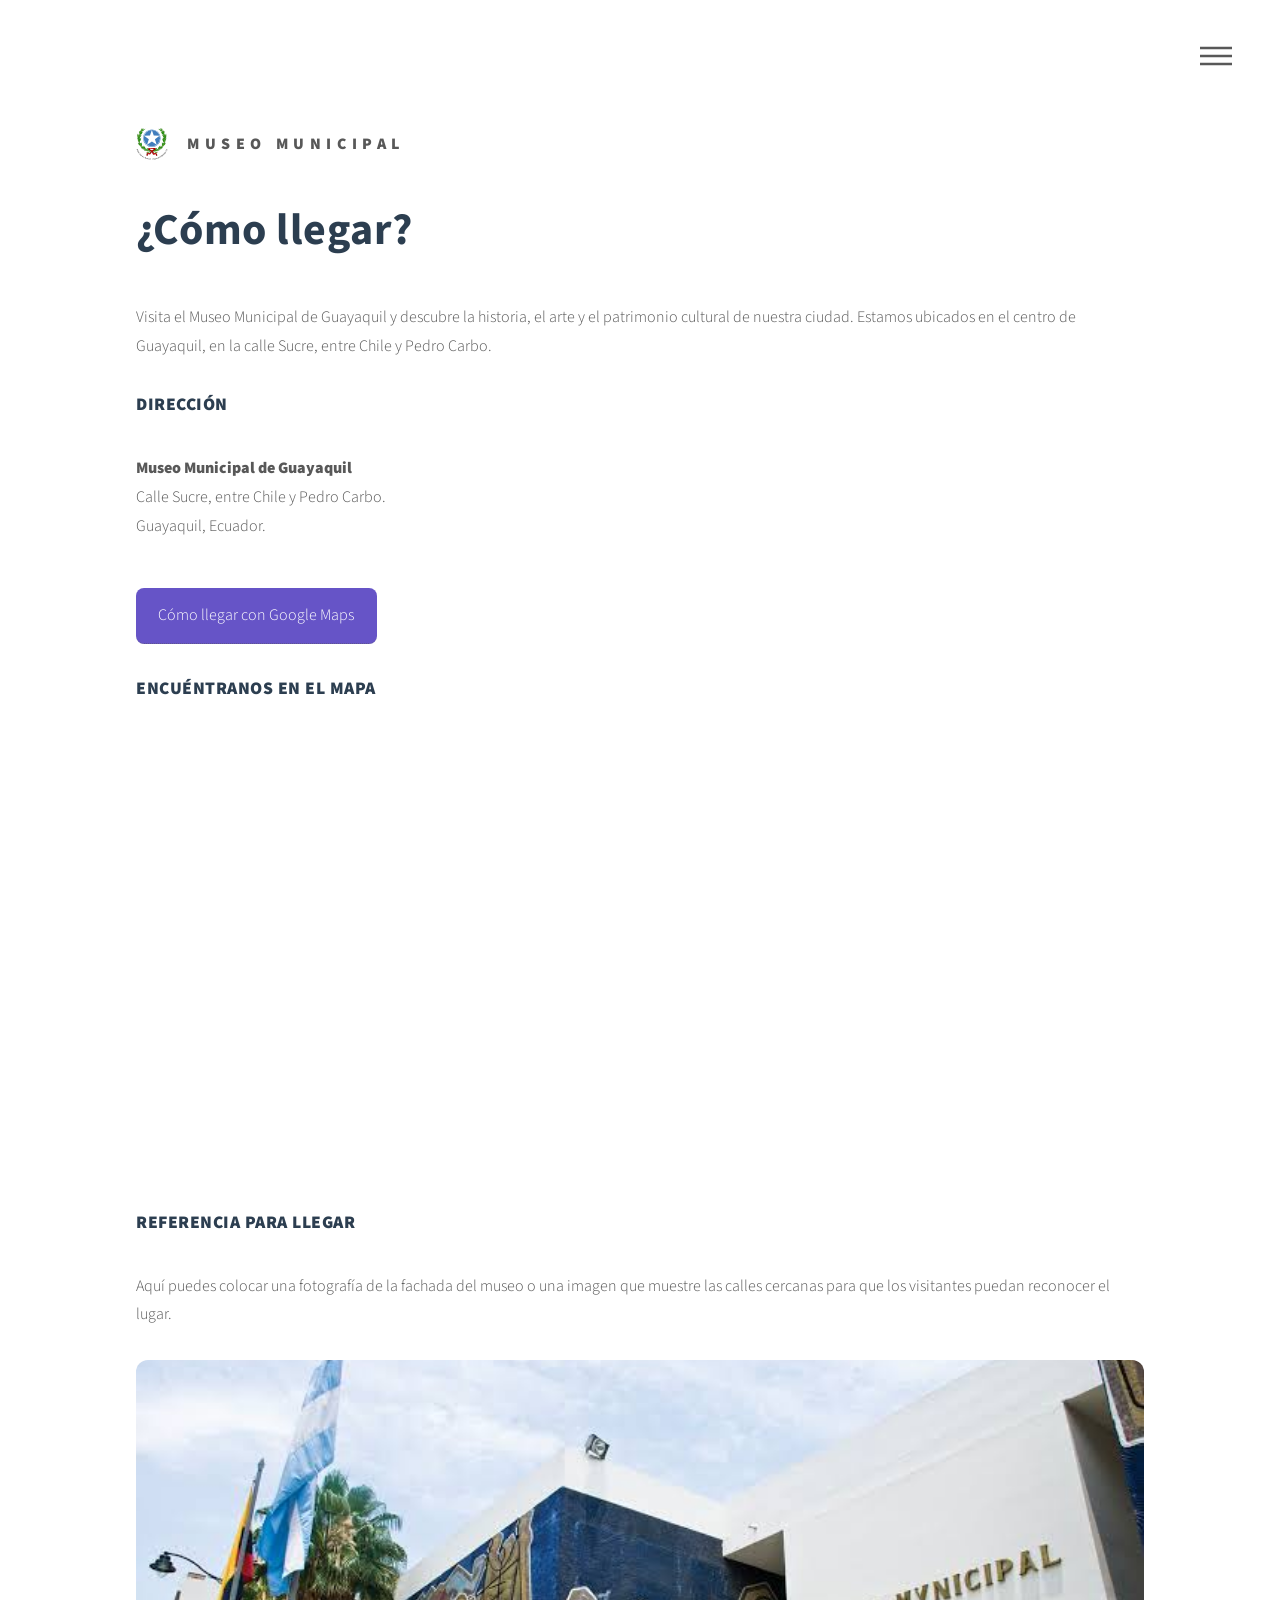
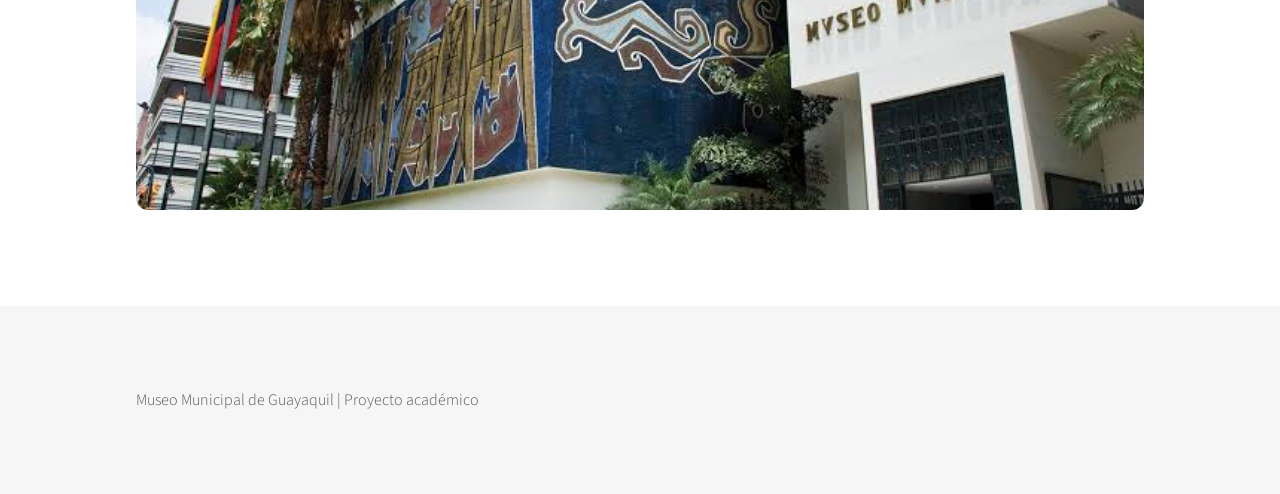
<file: ubicacion.html>
<!DOCTYPE HTML>
<html lang="es">
<head>
    <title>Ubicación | Museo Municipal</title>
    <meta charset="utf-8">
    <meta name="viewport" content="width=device-width, initial-scale=1">

    <link rel="stylesheet" href="assets/css/main.css">
    <noscript>
        <link rel="stylesheet" href="assets/css/noscript.css">
    </noscript>

    <style>
        .ubicacion-info {
            margin-bottom: 2em;
            line-height: 1.8;
        }

        .ubicacion-mapa {
            width: 100%;
            height: 400px;
            border: 0;
            border-radius: 12px;
            margin-bottom: 2em;
        }

        .imagen-ruta {
            margin-top: 2em;
        }

        .imagen-ruta img {
            width: 100%;
            max-height: 450px;
            object-fit: cover;
            display: block;
            border-radius: 12px;
        }

        .boton-mapa {
            display: inline-block;
            margin-top: 1em;
            padding: 0.8em 1.4em;
            border-radius: 8px;
            background: #6654c7;
            color: white !important;
            text-decoration: none;
            transition: background 0.3s;
        }

        .boton-mapa:hover {
            background: #5140a8;
        }

        @media screen and (max-width: 736px) {
            .ubicacion-mapa {
                height: 300px;
            }
        }
    </style>
</head>

<body class="is-preload">

<div id="wrapper">

    <!-- Encabezado -->
    <header id="header">
        <div class="inner">

            <a href="index.html" class="logo">
                <span class="symbol">
                    <img src="images/logog.svg" alt="Logo del museo">
                </span>
                <span class="title">Museo Municipal</span>
            </a>

            <nav>
                <ul>
                    <li><a href="#menu">Menú</a></li>
                </ul>
            </nav>

        </div>
    </header>

    <!-- Menú desplegable -->
    <nav id="menu">
        <h2>Menú</h2>
        <ul>
            <li><a href="index.html">Inicio</a></li>
            <li><a href="actividades.html">Actividades</a></li>
            <li><a href="galeria.html">Galería</a></li>
            <li><a href="historia.html">Historia</a></li>
            <li><a href="obras.html">Obras culturales</a></li>
            <li><a href="contactos.html">Contactos</a></li>
            <li><a href="ubicacion.html">Ubicación</a></li>
        </ul>
    </nav>

    <!-- Contenido de ubicación -->
    <div id="main">
        <div class="inner">

            <h1>¿Cómo llegar?</h1>

            <div class="ubicacion-info">
                <p>
                    Visita el Museo Municipal de Guayaquil y descubre
                    la historia, el arte y el patrimonio cultural de nuestra
                    ciudad. Estamos ubicados en el centro de Guayaquil,
                    en la calle Sucre, entre Chile y Pedro Carbo.
                </p>

                <h2>Dirección</h2>
                <p>
                    <strong>Museo Municipal de Guayaquil</strong><br>
                    Calle Sucre, entre Chile y Pedro Carbo.<br>
                    Guayaquil, Ecuador.
                </p>

                <a class="boton-mapa"
                   href="https://maps.app.goo.gl/EaJZJiCdaFqPSGG66"
                   target="_blank"
                   rel="noopener">
                    Cómo llegar con Google Maps
                </a>
            </div>

            <!-- Mapa -->
            <h2>Encuéntranos en el mapa</h2>

            <iframe
                class="ubicacion-mapa"
                src="https://maps.google.com/maps?q=Museo%20Municipal%20de%20Guayaquil&t=&z=16&ie=UTF8&iwloc=&output=embed"
                loading="lazy"
                allowfullscreen
                referrerpolicy="no-referrer-when-downgrade"
                title="Mapa del Museo Municipal de Guayaquil">
            </iframe>

            <!-- Imagen referencial -->
            <section class="imagen-ruta">
                <h2>Referencia para llegar</h2>

                <p>
                    Aquí puedes colocar una fotografía de la fachada
                    del museo o una imagen que muestre las calles cercanas
                    para que los visitantes puedan reconocer el lugar.
                </p>

                <img src="images/ubi.jpeg"
                     alt="Imagen referencial para llegar al Museo Municipal">
            </section>

        </div>
    </div>

    <!-- Pie de página -->
    <footer id="footer">
        <div class="inner">
            <p>Museo Municipal de Guayaquil | Proyecto académico</p>
        </div>
    </footer>

</div>

<!-- Scripts de Phantom -->
<script src="assets/js/jquery.min.js"></script>
<script src="assets/js/browser.min.js"></script>
<script src="assets/js/breakpoints.min.js"></script>
<script src="assets/js/util.js"></script>
<script src="assets/js/main.js"></script>

</body>
</html>
</file>
<file: assets/css/noscript.css>
/*
	Phantom by HTML5 UP
	html5up.net | @ajlkn
	Free for personal and commercial use under the CCA 3.0 license (html5up.net/license)
*/

/* Tiles */

	body.is-preload .tiles article {
		-moz-transform: none;
		-webkit-transform: none;
		-ms-transform: none;
		transform: none;
		opacity: 1;
	}
</file>
<file: assets/css/main.css>
@import url(fontawesome-all.min.css);
@import url("https://fonts.googleapis.com/css?family=Source+Sans+Pro:300,700,900");

/*
	Phantom by HTML5 UP
	html5up.net | @ajlkn
	Free for personal and commercial use under the CCA 3.0 license (html5up.net/license)
*/

html, body, div, span, applet, object,
iframe, h1, h2, h3, h4, h5, h6, p, blockquote,
pre, a, abbr, acronym, address, big, cite,
code, del, dfn, em, img, ins, kbd, q, s, samp,
small, strike, strong, sub, sup, tt, var, b,
u, i, center, dl, dt, dd, ol, ul, li, fieldset,
form, label, legend, table, caption, tbody,
tfoot, thead, tr, th, td, article, aside,
canvas, details, embed, figure, figcaption,
footer, header, hgroup, menu, nav, output, ruby,
section, summary, time, mark, audio, video {
	margin: 0;
	padding: 0;
	border: 0;
	font-size: 100%;
	font: inherit;
	vertical-align: baseline;}

article, aside, details, figcaption, figure,
footer, header, hgroup, menu, nav, section {
	display: block;}

body {
	line-height: 1;
}

ol, ul {
	list-style: none;
}

blockquote, q {
	quotes: none;
}

	blockquote:before, blockquote:after, q:before, q:after {
		content: '';
		content: none;
	}

table {
	border-collapse: collapse;
	border-spacing: 0;
}

body {
	-webkit-text-size-adjust: none;
}

mark {
	background-color: transparent;
	color: inherit;
}

input::-moz-focus-inner {
	border: 0;
	padding: 0;
}

input, select, textarea {
	-moz-appearance: none;
	-webkit-appearance: none;
	-ms-appearance: none;
	appearance: none;
}

/* Basic */

	@-ms-viewport {
		width: device-width;
	}

	body {
		-ms-overflow-style: scrollbar;
	}

	@media screen and (max-width: 480px) {

		html, body {
			min-width: 320px;
		}

	}

	html {
		box-sizing: border-box;
	}

	*, *:before, *:after {
		box-sizing: inherit;
	}

	body {
		background: #ffffff;
	}

		body.is-preload *, body.is-preload *:before, body.is-preload *:after {
			-moz-animation: none !important;
			-webkit-animation: none !important;
			-ms-animation: none !important;
			animation: none !important;
			-moz-transition: none !important;
			-webkit-transition: none !important;
			-ms-transition: none !important;
			transition: none !important;
		}

/* Type */

	body, input, select, textarea {
		color: #585858;
		font-family: "Source Sans Pro", Helvetica, sans-serif;
		font-size: 16pt;
		font-weight: 300;
		line-height: 1.75;
	}

		@media screen and (max-width: 1680px) {

			body, input, select, textarea {
				font-size: 14pt;
			}

		}

		@media screen and (max-width: 1280px) {

			body, input, select, textarea {
				font-size: 12pt;
			}

		}

	a {
		-moz-transition: border-bottom-color 0.2s ease, color 0.2s ease;
		-webkit-transition: border-bottom-color 0.2s ease, color 0.2s ease;
		-ms-transition: border-bottom-color 0.2s ease, color 0.2s ease;
		transition: border-bottom-color 0.2s ease, color 0.2s ease;
		text-decoration: none;
		color: #585858;
		border-bottom: dotted 1px rgba(88, 88, 88, 0.5);
	}

		a:hover {
			border-bottom-color: transparent;
			color: #f2849e !important;
		}

	strong, b {
		font-weight: 900;
	}

	em, i {
		font-style: italic;
	}

	p {
		margin: 0 0 2em 0;
	}

	h1 {
		font-size: 2.75em;
		font-weight: 700;
		line-height: 1.3;
		margin: 0 0 1em 0;
		letter-spacing: -0.035em;
	}

		h1 a {
			color: inherit;
		}

		@media screen and (max-width: 736px) {

			h1 {
				font-size: 2em;
				margin: 0 0 1em 0;
			}

		}

		@media screen and (max-width: 360px) {

			h1 {
				font-size: 1.75em;
			}

		}

	h2, h3, h4, h5, h6 {
		font-weight: 900;
		line-height: 1.5;
		margin: 0 0 2em 0;
		text-transform: uppercase;
		letter-spacing: 0.35em;
	}

		h2 a, h3 a, h4 a, h5 a, h6 a {
			color: inherit;
		}

	h2 {
		font-size: 1.1em;
	}

	h3 {
		font-size: 1em;
	}

	h4 {
		font-size: 0.8em;
	}

	h5 {
		font-size: 0.8em;
	}

	h6 {
		font-size: 0.8em;
	}
	h1, h2, h3 {
    	color: #2c3e50; /* Tono oscuro institucional */
    	letter-spacing: 0.5px;
	}

	#main .inner {
    	padding-top: 2.5em; /* Ajuste de espaciado superior */
	}

	@media screen and (max-width: 980px) {

		h1 br, h2 br, h3 br, h4 br, h5 br, h6 br {
			display: none;
		}

	}

	@media screen and (max-width: 736px) {

		h2 {
			font-size: 1em;
		}

		h3 {
			font-size: 0.8em;
		}

	}

	sub {
		font-size: 0.8em;
		position: relative;
		top: 0.5em;
	}

	sup {
		font-size: 0.8em;
		position: relative;
		top: -0.5em;
	}

	blockquote {
		border-left: solid 4px #c9c9c9;
		font-style: italic;
		margin: 0 0 2em 0;
		padding: 0.5em 0 0.5em 2em;
	}

	code {
		background: rgba(144, 144, 144, 0.075);
		border-radius: 4px;
		border: solid 1px #c9c9c9;
		font-family: "Courier New", monospace;
		font-size: 0.9em;
		margin: 0 0.25em;
		padding: 0.25em 0.65em;
	}

	pre {
		-webkit-overflow-scrolling: touch;
		font-family: "Courier New", monospace;
		font-size: 0.9em;
		margin: 0 0 2em 0;
	}

		pre code {
			display: block;
			line-height: 1.75;
			padding: 1em 1.5em;
			overflow-x: auto;
		}

	hr {
		border: 0;
		border-bottom: solid 1px #c9c9c9;
		margin: 2em 0;
	}

		hr.major {
			margin: 3em 0;
		}

	.align-left {
		text-align: left;
	}

	.align-center {
		text-align: center;
	}

	.align-right {
		text-align: right;
	}

/* Row */

	.row {
		display: flex;
		flex-wrap: wrap;
		box-sizing: border-box;
		align-items: stretch;
	}

		.row > * {
			box-sizing: border-box;
		}

		.row.gtr-uniform > * > :last-child {
			margin-bottom: 0;
		}

		.row.aln-left {
			justify-content: flex-start;
		}

		.row.aln-center {
			justify-content: center;
		}

		.row.aln-right {
			justify-content: flex-end;
		}

		.row.aln-top {
			align-items: flex-start;
		}

		.row.aln-middle {
			align-items: center;
		}

		.row.aln-bottom {
			align-items: flex-end;
		}

		.row > .imp {
			order: -1;
		}

		.row > .col-1 {
			width: 8.33333%;
		}

		.row > .off-1 {
			margin-left: 8.33333%;
		}

		.row > .col-2 {
			width: 16.66667%;
		}

		.row > .off-2 {
			margin-left: 16.66667%;
		}

		.row > .col-3 {
			width: 25%;
		}

		.row > .off-3 {
			margin-left: 25%;
		}

		.row > .col-4 {
			width: 33.33333%;
		}

		.row > .off-4 {
			margin-left: 33.33333%;
		}

		.row > .col-5 {
			width: 41.66667%;
		}

		.row > .off-5 {
			margin-left: 41.66667%;
		}

		.row > .col-6 {
			width: 50%;
		}

		.row > .off-6 {
			margin-left: 50%;
		}

		.row > .col-7 {
			width: 58.33333%;
		}

		.row > .off-7 {
			margin-left: 58.33333%;
		}

		.row > .col-8 {
			width: 66.66667%;
		}

		.row > .off-8 {
			margin-left: 66.66667%;
		}

		.row > .col-9 {
			width: 75%;
		}

		.row > .off-9 {
			margin-left: 75%;
		}

		.row > .col-10 {
			width: 83.33333%;
		}

		.row > .off-10 {
			margin-left: 83.33333%;
		}

		.row > .col-11 {
			width: 91.66667%;
		}

		.row > .off-11 {
			margin-left: 91.66667%;
		}

		.row > .col-12 {
			width: 100%;
		}

		.row > .off-12 {
			margin-left: 100%;
		}

		.row.gtr-0 {
			margin-top: 0;
			margin-left: 0em;
		}

			.row.gtr-0 > * {
				padding: 0 0 0 0em;
			}

			.row.gtr-0.gtr-uniform {
				margin-top: 0em;
			}

				.row.gtr-0.gtr-uniform > * {
					padding-top: 0em;
				}

		.row.gtr-25 {
			margin-top: 0;
			margin-left: -0.5em;
		}

			.row.gtr-25 > * {
				padding: 0 0 0 0.5em;
			}

			.row.gtr-25.gtr-uniform {
				margin-top: -0.5em;
			}

				.row.gtr-25.gtr-uniform > * {
					padding-top: 0.5em;
				}

		.row.gtr-50 {
			margin-top: 0;
			margin-left: -1em;
		}

			.row.gtr-50 > * {
				padding: 0 0 0 1em;
			}

			.row.gtr-50.gtr-uniform {
				margin-top: -1em;
			}

				.row.gtr-50.gtr-uniform > * {
					padding-top: 1em;
				}

		.row {
			margin-top: 0;
			margin-left: -2em;
		}

			.row > * {
				padding: 0 0 0 2em;
			}

			.row.gtr-uniform {
				margin-top: -2em;
			}

				.row.gtr-uniform > * {
					padding-top: 2em;
				}

		.row.gtr-150 {
			margin-top: 0;
			margin-left: -3em;
		}

			.row.gtr-150 > * {
				padding: 0 0 0 3em;
			}

			.row.gtr-150.gtr-uniform {
				margin-top: -3em;
			}

				.row.gtr-150.gtr-uniform > * {
					padding-top: 3em;
				}

		.row.gtr-200 {
			margin-top: 0;
			margin-left: -4em;
		}

			.row.gtr-200 > * {
				padding: 0 0 0 4em;
			}

			.row.gtr-200.gtr-uniform {
				margin-top: -4em;
			}

				.row.gtr-200.gtr-uniform > * {
					padding-top: 4em;
				}

		@media screen and (max-width: 1680px) {

			.row {
				display: flex;
				flex-wrap: wrap;
				box-sizing: border-box;
				align-items: stretch;
			}

				.row > * {
					box-sizing: border-box;
				}

				.row.gtr-uniform > * > :last-child {
					margin-bottom: 0;
				}

				.row.aln-left {
					justify-content: flex-start;
				}

				.row.aln-center {
					justify-content: center;
				}

				.row.aln-right {
					justify-content: flex-end;
				}

				.row.aln-top {
					align-items: flex-start;
				}

				.row.aln-middle {
					align-items: center;
				}

				.row.aln-bottom {
					align-items: flex-end;
				}

				.row > .imp-xlarge {
					order: -1;
				}

				.row > .col-1-xlarge {
					width: 8.33333%;
				}

				.row > .off-1-xlarge {
					margin-left: 8.33333%;
				}

				.row > .col-2-xlarge {
					width: 16.66667%;
				}

				.row > .off-2-xlarge {
					margin-left: 16.66667%;
				}

				.row > .col-3-xlarge {
					width: 25%;
				}

				.row > .off-3-xlarge {
					margin-left: 25%;
				}

				.row > .col-4-xlarge {
					width: 33.33333%;
				}

				.row > .off-4-xlarge {
					margin-left: 33.33333%;
				}

				.row > .col-5-xlarge {
					width: 41.66667%;
				}

				.row > .off-5-xlarge {
					margin-left: 41.66667%;
				}

				.row > .col-6-xlarge {
					width: 50%;
				}

				.row > .off-6-xlarge {
					margin-left: 50%;
				}

				.row > .col-7-xlarge {
					width: 58.33333%;
				}

				.row > .off-7-xlarge {
					margin-left: 58.33333%;
				}

				.row > .col-8-xlarge {
					width: 66.66667%;
				}

				.row > .off-8-xlarge {
					margin-left: 66.66667%;
				}

				.row > .col-9-xlarge {
					width: 75%;
				}

				.row > .off-9-xlarge {
					margin-left: 75%;
				}

				.row > .col-10-xlarge {
					width: 83.33333%;
				}

				.row > .off-10-xlarge {
					margin-left: 83.33333%;
				}

				.row > .col-11-xlarge {
					width: 91.66667%;
				}

				.row > .off-11-xlarge {
					margin-left: 91.66667%;
				}

				.row > .col-12-xlarge {
					width: 100%;
				}

				.row > .off-12-xlarge {
					margin-left: 100%;
				}

				.row.gtr-0 {
					margin-top: 0;
					margin-left: 0em;
				}

					.row.gtr-0 > * {
						padding: 0 0 0 0em;
					}

					.row.gtr-0.gtr-uniform {
						margin-top: 0em;
					}

						.row.gtr-0.gtr-uniform > * {
							padding-top: 0em;
						}

				.row.gtr-25 {
					margin-top: 0;
					margin-left: -0.5em;
				}

					.row.gtr-25 > * {
						padding: 0 0 0 0.5em;
					}

					.row.gtr-25.gtr-uniform {
						margin-top: -0.5em;
					}

						.row.gtr-25.gtr-uniform > * {
							padding-top: 0.5em;
						}

				.row.gtr-50 {
					margin-top: 0;
					margin-left: -1em;
				}

					.row.gtr-50 > * {
						padding: 0 0 0 1em;
					}

					.row.gtr-50.gtr-uniform {
						margin-top: -1em;
					}

						.row.gtr-50.gtr-uniform > * {
							padding-top: 1em;
						}

				.row {
					margin-top: 0;
					margin-left: -2em;
				}

					.row > * {
						padding: 0 0 0 2em;
					}

					.row.gtr-uniform {
						margin-top: -2em;
					}

						.row.gtr-uniform > * {
							padding-top: 2em;
						}

				.row.gtr-150 {
					margin-top: 0;
					margin-left: -3em;
				}

					.row.gtr-150 > * {
						padding: 0 0 0 3em;
					}

					.row.gtr-150.gtr-uniform {
						margin-top: -3em;
					}

						.row.gtr-150.gtr-uniform > * {
							padding-top: 3em;
						}

				.row.gtr-200 {
					margin-top: 0;
					margin-left: -4em;
				}

					.row.gtr-200 > * {
						padding: 0 0 0 4em;
					}

					.row.gtr-200.gtr-uniform {
						margin-top: -4em;
					}

						.row.gtr-200.gtr-uniform > * {
							padding-top: 4em;
						}

		}

		@media screen and (max-width: 1280px) {

			.row {
				display: flex;
				flex-wrap: wrap;
				box-sizing: border-box;
				align-items: stretch;
			}

				.row > * {
					box-sizing: border-box;
				}

				.row.gtr-uniform > * > :last-child {
					margin-bottom: 0;
				}

				.row.aln-left {
					justify-content: flex-start;
				}

				.row.aln-center {
					justify-content: center;
				}

				.row.aln-right {
					justify-content: flex-end;
				}

				.row.aln-top {
					align-items: flex-start;
				}

				.row.aln-middle {
					align-items: center;
				}

				.row.aln-bottom {
					align-items: flex-end;
				}

				.row > .imp-large {
					order: -1;
				}

				.row > .col-1-large {
					width: 8.33333%;
				}

				.row > .off-1-large {
					margin-left: 8.33333%;
				}

				.row > .col-2-large {
					width: 16.66667%;
				}

				.row > .off-2-large {
					margin-left: 16.66667%;
				}

				.row > .col-3-large {
					width: 25%;
				}

				.row > .off-3-large {
					margin-left: 25%;
				}

				.row > .col-4-large {
					width: 33.33333%;
				}

				.row > .off-4-large {
					margin-left: 33.33333%;
				}

				.row > .col-5-large {
					width: 41.66667%;
				}

				.row > .off-5-large {
					margin-left: 41.66667%;
				}

				.row > .col-6-large {
					width: 50%;
				}

				.row > .off-6-large {
					margin-left: 50%;
				}

				.row > .col-7-large {
					width: 58.33333%;
				}

				.row > .off-7-large {
					margin-left: 58.33333%;
				}

				.row > .col-8-large {
					width: 66.66667%;
				}

				.row > .off-8-large {
					margin-left: 66.66667%;
				}

				.row > .col-9-large {
					width: 75%;
				}

				.row > .off-9-large {
					margin-left: 75%;
				}

				.row > .col-10-large {
					width: 83.33333%;
				}

				.row > .off-10-large {
					margin-left: 83.33333%;
				}

				.row > .col-11-large {
					width: 91.66667%;
				}

				.row > .off-11-large {
					margin-left: 91.66667%;
				}

				.row > .col-12-large {
					width: 100%;
				}

				.row > .off-12-large {
					margin-left: 100%;
				}

				.row.gtr-0 {
					margin-top: 0;
					margin-left: 0em;
				}

					.row.gtr-0 > * {
						padding: 0 0 0 0em;
					}

					.row.gtr-0.gtr-uniform {
						margin-top: 0em;
					}

						.row.gtr-0.gtr-uniform > * {
							padding-top: 0em;
						}

				.row.gtr-25 {
					margin-top: 0;
					margin-left: -0.5em;
				}

					.row.gtr-25 > * {
						padding: 0 0 0 0.5em;
					}

					.row.gtr-25.gtr-uniform {
						margin-top: -0.5em;
					}

						.row.gtr-25.gtr-uniform > * {
							padding-top: 0.5em;
						}

				.row.gtr-50 {
					margin-top: 0;
					margin-left: -1em;
				}

					.row.gtr-50 > * {
						padding: 0 0 0 1em;
					}

					.row.gtr-50.gtr-uniform {
						margin-top: -1em;
					}

						.row.gtr-50.gtr-uniform > * {
							padding-top: 1em;
						}

				.row {
					margin-top: 0;
					margin-left: -2em;
				}

					.row > * {
						padding: 0 0 0 2em;
					}

					.row.gtr-uniform {
						margin-top: -2em;
					}

						.row.gtr-uniform > * {
							padding-top: 2em;
						}

				.row.gtr-150 {
					margin-top: 0;
					margin-left: -3em;
				}

					.row.gtr-150 > * {
						padding: 0 0 0 3em;
					}

					.row.gtr-150.gtr-uniform {
						margin-top: -3em;
					}

						.row.gtr-150.gtr-uniform > * {
							padding-top: 3em;
						}

				.row.gtr-200 {
					margin-top: 0;
					margin-left: -4em;
				}

					.row.gtr-200 > * {
						padding: 0 0 0 4em;
					}

					.row.gtr-200.gtr-uniform {
						margin-top: -4em;
					}

						.row.gtr-200.gtr-uniform > * {
							padding-top: 4em;
						}

		}

		@media screen and (max-width: 980px) {

			.row {
				display: flex;
				flex-wrap: wrap;
				box-sizing: border-box;
				align-items: stretch;
			}

				.row > * {
					box-sizing: border-box;
				}

				.row.gtr-uniform > * > :last-child {
					margin-bottom: 0;
				}

				.row.aln-left {
					justify-content: flex-start;
				}

				.row.aln-center {
					justify-content: center;
				}

				.row.aln-right {
					justify-content: flex-end;
				}

				.row.aln-top {
					align-items: flex-start;
				}

				.row.aln-middle {
					align-items: center;
				}

				.row.aln-bottom {
					align-items: flex-end;
				}

				.row > .imp-medium {
					order: -1;
				}

				.row > .col-1-medium {
					width: 8.33333%;
				}

				.row > .off-1-medium {
					margin-left: 8.33333%;
				}

				.row > .col-2-medium {
					width: 16.66667%;
				}

				.row > .off-2-medium {
					margin-left: 16.66667%;
				}

				.row > .col-3-medium {
					width: 25%;
				}

				.row > .off-3-medium {
					margin-left: 25%;
				}

				.row > .col-4-medium {
					width: 33.33333%;
				}

				.row > .off-4-medium {
					margin-left: 33.33333%;
				}

				.row > .col-5-medium {
					width: 41.66667%;
				}

				.row > .off-5-medium {
					margin-left: 41.66667%;
				}

				.row > .col-6-medium {
					width: 50%;
				}

				.row > .off-6-medium {
					margin-left: 50%;
				}

				.row > .col-7-medium {
					width: 58.33333%;
				}

				.row > .off-7-medium {
					margin-left: 58.33333%;
				}

				.row > .col-8-medium {
					width: 66.66667%;
				}

				.row > .off-8-medium {
					margin-left: 66.66667%;
				}

				.row > .col-9-medium {
					width: 75%;
				}

				.row > .off-9-medium {
					margin-left: 75%;
				}

				.row > .col-10-medium {
					width: 83.33333%;
				}

				.row > .off-10-medium {
					margin-left: 83.33333%;
				}

				.row > .col-11-medium {
					width: 91.66667%;
				}

				.row > .off-11-medium {
					margin-left: 91.66667%;
				}

				.row > .col-12-medium {
					width: 100%;
				}

				.row > .off-12-medium {
					margin-left: 100%;
				}

				.row.gtr-0 {
					margin-top: 0;
					margin-left: 0em;
				}

					.row.gtr-0 > * {
						padding: 0 0 0 0em;
					}

					.row.gtr-0.gtr-uniform {
						margin-top: 0em;
					}

						.row.gtr-0.gtr-uniform > * {
							padding-top: 0em;
						}

				.row.gtr-25 {
					margin-top: 0;
					margin-left: -0.375em;
				}

					.row.gtr-25 > * {
						padding: 0 0 0 0.375em;
					}

					.row.gtr-25.gtr-uniform {
						margin-top: -0.375em;
					}

						.row.gtr-25.gtr-uniform > * {
							padding-top: 0.375em;
						}

				.row.gtr-50 {
					margin-top: 0;
					margin-left: -0.75em;
				}

					.row.gtr-50 > * {
						padding: 0 0 0 0.75em;
					}

					.row.gtr-50.gtr-uniform {
						margin-top: -0.75em;
					}

						.row.gtr-50.gtr-uniform > * {
							padding-top: 0.75em;
						}

				.row {
					margin-top: 0;
					margin-left: -1.5em;
				}

					.row > * {
						padding: 0 0 0 1.5em;
					}

					.row.gtr-uniform {
						margin-top: -1.5em;
					}

						.row.gtr-uniform > * {
							padding-top: 1.5em;
						}

				.row.gtr-150 {
					margin-top: 0;
					margin-left: -2.25em;
				}

					.row.gtr-150 > * {
						padding: 0 0 0 2.25em;
					}

					.row.gtr-150.gtr-uniform {
						margin-top: -2.25em;
					}

						.row.gtr-150.gtr-uniform > * {
							padding-top: 2.25em;
						}

				.row.gtr-200 {
					margin-top: 0;
					margin-left: -3em;
				}

					.row.gtr-200 > * {
						padding: 0 0 0 3em;
					}

					.row.gtr-200.gtr-uniform {
						margin-top: -3em;
					}

						.row.gtr-200.gtr-uniform > * {
							padding-top: 3em;
						}

		}

		@media screen and (max-width: 736px) {

			.row {
				display: flex;
				flex-wrap: wrap;
				box-sizing: border-box;
				align-items: stretch;
			}

				.row > * {
					box-sizing: border-box;
				}

				.row.gtr-uniform > * > :last-child {
					margin-bottom: 0;
				}

				.row.aln-left {
					justify-content: flex-start;
				}

				.row.aln-center {
					justify-content: center;
				}

				.row.aln-right {
					justify-content: flex-end;
				}

				.row.aln-top {
					align-items: flex-start;
				}

				.row.aln-middle {
					align-items: center;
				}

				.row.aln-bottom {
					align-items: flex-end;
				}

				.row > .imp-small {
					order: -1;
				}

				.row > .col-1-small {
					width: 8.33333%;
				}

				.row > .off-1-small {
					margin-left: 8.33333%;
				}

				.row > .col-2-small {
					width: 16.66667%;
				}

				.row > .off-2-small {
					margin-left: 16.66667%;
				}

				.row > .col-3-small {
					width: 25%;
				}

				.row > .off-3-small {
					margin-left: 25%;
				}

				.row > .col-4-small {
					width: 33.33333%;
				}

				.row > .off-4-small {
					margin-left: 33.33333%;
				}

				.row > .col-5-small {
					width: 41.66667%;
				}

				.row > .off-5-small {
					margin-left: 41.66667%;
				}

				.row > .col-6-small {
					width: 50%;
				}

				.row > .off-6-small {
					margin-left: 50%;
				}

				.row > .col-7-small {
					width: 58.33333%;
				}

				.row > .off-7-small {
					margin-left: 58.33333%;
				}

				.row > .col-8-small {
					width: 66.66667%;
				}

				.row > .off-8-small {
					margin-left: 66.66667%;
				}

				.row > .col-9-small {
					width: 75%;
				}

				.row > .off-9-small {
					margin-left: 75%;
				}

				.row > .col-10-small {
					width: 83.33333%;
				}

				.row > .off-10-small {
					margin-left: 83.33333%;
				}

				.row > .col-11-small {
					width: 91.66667%;
				}

				.row > .off-11-small {
					margin-left: 91.66667%;
				}

				.row > .col-12-small {
					width: 100%;
				}

				.row > .off-12-small {
					margin-left: 100%;
				}

				.row.gtr-0 {
					margin-top: 0;
					margin-left: 0em;
				}

					.row.gtr-0 > * {
						padding: 0 0 0 0em;
					}

					.row.gtr-0.gtr-uniform {
						margin-top: 0em;
					}

						.row.gtr-0.gtr-uniform > * {
							padding-top: 0em;
						}

				.row.gtr-25 {
					margin-top: 0;
					margin-left: -0.25em;
				}

					.row.gtr-25 > * {
						padding: 0 0 0 0.25em;
					}

					.row.gtr-25.gtr-uniform {
						margin-top: -0.25em;
					}

						.row.gtr-25.gtr-uniform > * {
							padding-top: 0.25em;
						}

				.row.gtr-50 {
					margin-top: 0;
					margin-left: -0.5em;
				}

					.row.gtr-50 > * {
						padding: 0 0 0 0.5em;
					}

					.row.gtr-50.gtr-uniform {
						margin-top: -0.5em;
					}

						.row.gtr-50.gtr-uniform > * {
							padding-top: 0.5em;
						}

				.row {
					margin-top: 0;
					margin-left: -1em;
				}

					.row > * {
						padding: 0 0 0 1em;
					}

					.row.gtr-uniform {
						margin-top: -1em;
					}

						.row.gtr-uniform > * {
							padding-top: 1em;
						}

				.row.gtr-150 {
					margin-top: 0;
					margin-left: -1.5em;
				}

					.row.gtr-150 > * {
						padding: 0 0 0 1.5em;
					}

					.row.gtr-150.gtr-uniform {
						margin-top: -1.5em;
					}

						.row.gtr-150.gtr-uniform > * {
							padding-top: 1.5em;
						}

				.row.gtr-200 {
					margin-top: 0;
					margin-left: -2em;
				}

					.row.gtr-200 > * {
						padding: 0 0 0 2em;
					}

					.row.gtr-200.gtr-uniform {
						margin-top: -2em;
					}

						.row.gtr-200.gtr-uniform > * {
							padding-top: 2em;
						}

		}

		@media screen and (max-width: 480px) {

			.row {
				display: flex;
				flex-wrap: wrap;
				box-sizing: border-box;
				align-items: stretch;
			}

				.row > * {
					box-sizing: border-box;
				}

				.row.gtr-uniform > * > :last-child {
					margin-bottom: 0;
				}

				.row.aln-left {
					justify-content: flex-start;
				}

				.row.aln-center {
					justify-content: center;
				}

				.row.aln-right {
					justify-content: flex-end;
				}

				.row.aln-top {
					align-items: flex-start;
				}

				.row.aln-middle {
					align-items: center;
				}

				.row.aln-bottom {
					align-items: flex-end;
				}

				.row > .imp-xsmall {
					order: -1;
				}

				.row > .col-1-xsmall {
					width: 8.33333%;
				}

				.row > .off-1-xsmall {
					margin-left: 8.33333%;
				}

				.row > .col-2-xsmall {
					width: 16.66667%;
				}

				.row > .off-2-xsmall {
					margin-left: 16.66667%;
				}

				.row > .col-3-xsmall {
					width: 25%;
				}

				.row > .off-3-xsmall {
					margin-left: 25%;
				}

				.row > .col-4-xsmall {
					width: 33.33333%;
				}

				.row > .off-4-xsmall {
					margin-left: 33.33333%;
				}

				.row > .col-5-xsmall {
					width: 41.66667%;
				}

				.row > .off-5-xsmall {
					margin-left: 41.66667%;
				}

				.row > .col-6-xsmall {
					width: 50%;
				}

				.row > .off-6-xsmall {
					margin-left: 50%;
				}

				.row > .col-7-xsmall {
					width: 58.33333%;
				}

				.row > .off-7-xsmall {
					margin-left: 58.33333%;
				}

				.row > .col-8-xsmall {
					width: 66.66667%;
				}

				.row > .off-8-xsmall {
					margin-left: 66.66667%;
				}

				.row > .col-9-xsmall {
					width: 75%;
				}

				.row > .off-9-xsmall {
					margin-left: 75%;
				}

				.row > .col-10-xsmall {
					width: 83.33333%;
				}

				.row > .off-10-xsmall {
					margin-left: 83.33333%;
				}

				.row > .col-11-xsmall {
					width: 91.66667%;
				}

				.row > .off-11-xsmall {
					margin-left: 91.66667%;
				}

				.row > .col-12-xsmall {
					width: 100%;
				}

				.row > .off-12-xsmall {
					margin-left: 100%;
				}

				.row.gtr-0 {
					margin-top: 0;
					margin-left: 0em;
				}

					.row.gtr-0 > * {
						padding: 0 0 0 0em;
					}

					.row.gtr-0.gtr-uniform {
						margin-top: 0em;
					}

						.row.gtr-0.gtr-uniform > * {
							padding-top: 0em;
						}

				.row.gtr-25 {
					margin-top: 0;
					margin-left: -0.25em;
				}

					.row.gtr-25 > * {
						padding: 0 0 0 0.25em;
					}

					.row.gtr-25.gtr-uniform {
						margin-top: -0.25em;
					}

						.row.gtr-25.gtr-uniform > * {
							padding-top: 0.25em;
						}

				.row.gtr-50 {
					margin-top: 0;
					margin-left: -0.5em;
				}

					.row.gtr-50 > * {
						padding: 0 0 0 0.5em;
					}

					.row.gtr-50.gtr-uniform {
						margin-top: -0.5em;
					}

						.row.gtr-50.gtr-uniform > * {
							padding-top: 0.5em;
						}

				.row {
					margin-top: 0;
					margin-left: -1em;
				}

					.row > * {
						padding: 0 0 0 1em;
					}

					.row.gtr-uniform {
						margin-top: -1em;
					}

						.row.gtr-uniform > * {
							padding-top: 1em;
						}

				.row.gtr-150 {
					margin-top: 0;
					margin-left: -1.5em;
				}

					.row.gtr-150 > * {
						padding: 0 0 0 1.5em;
					}

					.row.gtr-150.gtr-uniform {
						margin-top: -1.5em;
					}

						.row.gtr-150.gtr-uniform > * {
							padding-top: 1.5em;
						}

				.row.gtr-200 {
					margin-top: 0;
					margin-left: -2em;
				}

					.row.gtr-200 > * {
						padding: 0 0 0 2em;
					}

					.row.gtr-200.gtr-uniform {
						margin-top: -2em;
					}

						.row.gtr-200.gtr-uniform > * {
							padding-top: 2em;
						}

		}

/* Section/Article */

	section.special, article.special {
		text-align: center;
	}

	header p {
		margin-top: -1em;
	}

	@media screen and (max-width: 736px) {

		header p {
			margin-top: 0;
		}

	}

/* Icon */

	.icon {
		text-decoration: none;
		border-bottom: none;
		position: relative;
	}

		.icon:before {
			-moz-osx-font-smoothing: grayscale;
			-webkit-font-smoothing: antialiased;
			display: inline-block;
			font-style: normal;
			font-variant: normal;
			text-rendering: auto;
			line-height: 1;
			text-transform: none !important;
			font-family: 'Font Awesome 5 Free';
			font-weight: 400;
		}

		.icon > .label {
			display: none;
		}

		.icon:before {
			line-height: inherit;
		}

		.icon.solid:before {
			font-weight: 900;
		}

		.icon.brands:before {
			font-family: 'Font Awesome 5 Brands';
		}

		.icon.style2 {
			-moz-transition: background-color 0.2s ease-in-out, color 0.2s ease-in-out, border-color 0.2s ease-in-out;
			-webkit-transition: background-color 0.2s ease-in-out, color 0.2s ease-in-out, border-color 0.2s ease-in-out;
			-ms-transition: background-color 0.2s ease-in-out, color 0.2s ease-in-out, border-color 0.2s ease-in-out;
			transition: background-color 0.2s ease-in-out, color 0.2s ease-in-out, border-color 0.2s ease-in-out;
			background-color: transparent;
			border: solid 1px #c9c9c9;
			border-radius: 4px;
			width: 2.65em;
			height: 2.65em;
			display: inline-block;
			text-align: center;
			line-height: 2.65em;
			color: inherit;
		}

			.icon.style2:before {
				font-size: 1.1em;
			}

			.icon.style2:hover {
				color: #f2849e;
				border-color: #f2849e;
			}

			.icon.style2:active {
				background-color: rgba(242, 132, 158, 0.1);
			}

/* List */

	ol {
		list-style: decimal;
		margin: 0 0 2em 0;
		padding-left: 1.25em;
	}

		ol li {
			padding-left: 0.25em;
		}

	ul {
		list-style: disc;
		margin: 0 0 2em 0;
		padding-left: 1em;
	}

		ul li {
			padding-left: 0.5em;
		}

		ul.alt {
			list-style: none;
			padding-left: 0;
		}

			ul.alt li {
				border-top: solid 1px #c9c9c9;
				padding: 0.5em 0;
			}

				ul.alt li:first-child {
					border-top: 0;
					padding-top: 0;
				}

	dl {
		margin: 0 0 2em 0;
	}

		dl dt {
			display: block;
			font-weight: 900;
			margin: 0 0 1em 0;
		}

		dl dd {
			margin-left: 2em;
		}

/* Actions */

	ul.actions {
		display: -moz-flex;
		display: -webkit-flex;
		display: -ms-flex;
		display: flex;
		cursor: default;
		list-style: none;
		margin-left: -1em;
		padding-left: 0;
	}

		ul.actions li {
			padding: 0 0 0 1em;
			vertical-align: middle;
		}

		ul.actions.special {
			-moz-justify-content: center;
			-webkit-justify-content: center;
			-ms-justify-content: center;
			justify-content: center;
			width: 100%;
			margin-left: 0;
		}

			ul.actions.special li:first-child {
				padding-left: 0;
			}

		ul.actions.stacked {
			-moz-flex-direction: column;
			-webkit-flex-direction: column;
			-ms-flex-direction: column;
			flex-direction: column;
			margin-left: 0;
		}

			ul.actions.stacked li {
				padding: 1.3em 0 0 0;
			}

				ul.actions.stacked li:first-child {
					padding-top: 0;
				}

		ul.actions.fit {
			width: calc(100% + 1em);
		}

			ul.actions.fit li {
				-moz-flex-grow: 1;
				-webkit-flex-grow: 1;
				-ms-flex-grow: 1;
				flex-grow: 1;
				-moz-flex-shrink: 1;
				-webkit-flex-shrink: 1;
				-ms-flex-shrink: 1;
				flex-shrink: 1;
				width: 100%;
			}

				ul.actions.fit li > * {
					width: 100%;
				}

			ul.actions.fit.stacked {
				width: 100%;
			}

		@media screen and (max-width: 480px) {

			ul.actions:not(.fixed) {
				-moz-flex-direction: column;
				-webkit-flex-direction: column;
				-ms-flex-direction: column;
				flex-direction: column;
				margin-left: 0;
				width: 100% !important;
			}

				ul.actions:not(.fixed) li {
					-moz-flex-grow: 1;
					-webkit-flex-grow: 1;
					-ms-flex-grow: 1;
					flex-grow: 1;
					-moz-flex-shrink: 1;
					-webkit-flex-shrink: 1;
					-ms-flex-shrink: 1;
					flex-shrink: 1;
					padding: 1em 0 0 0;
					text-align: center;
					width: 100%;
				}

					ul.actions:not(.fixed) li > * {
						width: 100%;
					}

					ul.actions:not(.fixed) li:first-child {
						padding-top: 0;
					}

					ul.actions:not(.fixed) li input[type="submit"],
					ul.actions:not(.fixed) li input[type="reset"],
					ul.actions:not(.fixed) li input[type="button"],
					ul.actions:not(.fixed) li button,
					ul.actions:not(.fixed) li .button {
						width: 100%;
					}

						ul.actions:not(.fixed) li input[type="submit"].icon:before,
						ul.actions:not(.fixed) li input[type="reset"].icon:before,
						ul.actions:not(.fixed) li input[type="button"].icon:before,
						ul.actions:not(.fixed) li button.icon:before,
						ul.actions:not(.fixed) li .button.icon:before {
							margin-left: -0.5rem;
						}

		}

/* Icons */

	ul.icons {
		cursor: default;
		list-style: none;
		padding-left: 0;
		margin: -1em 0 2em -1em;
	}

		ul.icons li {
			display: inline-block;
			padding: 1em 0 0 1em;
		}

/* Form */

	form {
		margin: 0 0 2em 0;
		overflow-x: hidden;
	}

		form > :last-child {
			margin-bottom: 0;
		}

		form > .fields {
			display: -moz-flex;
			display: -webkit-flex;
			display: -ms-flex;
			display: flex;
			-moz-flex-wrap: wrap;
			-webkit-flex-wrap: wrap;
			-ms-flex-wrap: wrap;
			flex-wrap: wrap;
			width: calc(100% + 3em);
			margin: -1.5em 0 2em -1.5em;
		}

			form > .fields > .field {
				-moz-flex-grow: 0;
				-webkit-flex-grow: 0;
				-ms-flex-grow: 0;
				flex-grow: 0;
				-moz-flex-shrink: 0;
				-webkit-flex-shrink: 0;
				-ms-flex-shrink: 0;
				flex-shrink: 0;
				padding: 1.5em 0 0 1.5em;
				width: calc(100% - 1.5em);
			}

				form > .fields > .field.half {
					width: calc(50% - 0.75em);
				}

				form > .fields > .field.third {
					width: calc(100%/3 - 0.5em);
				}

				form > .fields > .field.quarter {
					width: calc(25% - 0.375em);
				}

		@media screen and (max-width: 480px) {

			form > .fields {
				width: calc(100% + 3em);
				margin: -1.5em 0 2em -1.5em;
			}

				form > .fields > .field {
					padding: 1.5em 0 0 1.5em;
					width: calc(100% - 1.5em);
				}

					form > .fields > .field.half {
						width: calc(100% - 1.5em);
					}

					form > .fields > .field.third {
						width: calc(100% - 1.5em);
					}

					form > .fields > .field.quarter {
						width: calc(100% - 1.5em);
					}

		}

	label {
		display: block;
		font-size: 0.9em;
		font-weight: 900;
		margin: 0 0 1em 0;
	}

	input[type="text"],
	input[type="password"],
	input[type="email"],
	input[type="tel"],
	select,
	textarea {
		-moz-appearance: none;
		-webkit-appearance: none;
		-ms-appearance: none;
		appearance: none;
		background-color: transparent;
		border: none;
		border-radius: 0;
		border-bottom: solid 1px #c9c9c9;
		color: inherit;
		display: block;
		outline: 0;
		padding: 0;
		text-decoration: none;
		width: 100%;
	}

		input[type="text"]:invalid,
		input[type="password"]:invalid,
		input[type="email"]:invalid,
		input[type="tel"]:invalid,
		select:invalid,
		textarea:invalid {
			box-shadow: none;
		}

		input[type="text"]:focus,
		input[type="password"]:focus,
		input[type="email"]:focus,
		input[type="tel"]:focus,
		select:focus,
		textarea:focus {
			border-bottom-color: #f2849e;
			box-shadow: inset 0 -1px 0 0 #f2849e;
		}

	select {
		background-image: url("data:image/svg+xml;charset=utf8,%3Csvg xmlns='http://www.w3.org/2000/svg' width='40' height='40' preserveAspectRatio='none' viewBox='0 0 40 40'%3E%3Cpath d='M9.4,12.3l10.4,10.4l10.4-10.4c0.2-0.2,0.5-0.4,0.9-0.4c0.3,0,0.6,0.1,0.9,0.4l3.3,3.3c0.2,0.2,0.4,0.5,0.4,0.9 c0,0.4-0.1,0.6-0.4,0.9L20.7,31.9c-0.2,0.2-0.5,0.4-0.9,0.4c-0.3,0-0.6-0.1-0.9-0.4L4.3,17.3c-0.2-0.2-0.4-0.5-0.4-0.9 c0-0.4,0.1-0.6,0.4-0.9l3.3-3.3c0.2-0.2,0.5-0.4,0.9-0.4S9.1,12.1,9.4,12.3z' fill='%23c9c9c9' /%3E%3C/svg%3E");
		background-size: 1.25rem;
		background-repeat: no-repeat;
		background-position: calc(100% - 1rem) center;
		height: 3em;
		padding-right: 3em;
		text-overflow: ellipsis;
	}

		select option {
			background: #ffffff;
		}

		select:focus::-ms-value {
			background-color: transparent;
		}

		select::-ms-expand {
			display: none;
		}

	input[type="text"],
	input[type="password"],
	input[type="email"],
	select {
		height: 3em;
	}

	textarea {
		padding: 0;
		min-height: 3.75em;
	}

	input[type="checkbox"],
	input[type="radio"] {
		-moz-appearance: none;
		-webkit-appearance: none;
		-ms-appearance: none;
		appearance: none;
		display: block;
		float: left;
		margin-right: -2em;
		opacity: 0;
		width: 1em;
		z-index: -1;
	}

		input[type="checkbox"] + label,
		input[type="radio"] + label {
			text-decoration: none;
			color: #585858;
			cursor: pointer;
			display: inline-block;
			font-size: 1em;
			font-weight: 300;
			padding-left: 2.55em;
			padding-right: 0.75em;
			position: relative;
		}

			input[type="checkbox"] + label:before,
			input[type="radio"] + label:before {
				-moz-osx-font-smoothing: grayscale;
				-webkit-font-smoothing: antialiased;
				display: inline-block;
				font-style: normal;
				font-variant: normal;
				text-rendering: auto;
				line-height: 1;
				text-transform: none !important;
				font-family: 'Font Awesome 5 Free';
				font-weight: 900;
			}

			input[type="checkbox"] + label:before,
			input[type="radio"] + label:before {
				border-radius: 4px;
				border: solid 1px #c9c9c9;
				content: '';
				display: inline-block;
				font-size: 0.8em;
				height: 2.25em;
				left: 0;
				line-height: 2.25em;
				position: absolute;
				text-align: center;
				top: 0;
				width: 2.25em;
			}

		input[type="checkbox"]:checked + label:before,
		input[type="radio"]:checked + label:before {
			background: #585858;
			border-color: #585858;
			color: #ffffff;
			content: '\f00c';
		}

		input[type="checkbox"]:focus + label:before,
		input[type="radio"]:focus + label:before {
			border-color: #f2849e;
			box-shadow: 0 0 0 1px #f2849e;
		}

	input[type="checkbox"] + label:before {
		border-radius: 4px;
	}

	input[type="radio"] + label:before {
		border-radius: 100%;
	}

/* Box */

	.box {
		border-radius: 4px;
		border: solid 1px #c9c9c9;
		margin-bottom: 2em;
		padding: 1.5em;
	}

		.box > :last-child,
		.box > :last-child > :last-child,
		.box > :last-child > :last-child > :last-child {
			margin-bottom: 0;
		}

		.box.alt {
			border: 0;
			border-radius: 0;
			padding: 0;
		}

/* Image */
	.video-principal video {
		width: 100%;
		height: 100%;
		display: block;
		object-fit: cover;
		border: none;
		border-radius: 10px;
	}
	.image {
		border-radius: 4px;
		border: 0;
		display: inline-block;
		position: relative;
	}

		.image img {
			border-radius: 4px;
			display: block;
		}

		.image.left, .image.right {
			max-width: 40%;
		}

			.image.left img, .image.right img {
				width: 100%;
			}

		.image.left {
			float: left;
			padding: 0 1.5em 1em 0;
			top: 0.25em;
		}

		.image.right {
			float: right;
			padding: 0 0 1em 1.5em;
			top: 0.25em;
		}

		.image.fit {
			display: block;
			margin: 0 0 2em 0;
			width: 100%;
		}

			.image.fit img {
				width: 100%;
			}

		.image.main {
			display: block;
			margin: 0 0 3em 0;
			width: 100%;
		}

			.image.main img {
				width: 100%;
			}

			@media screen and (max-width: 736px) {

				.image.main {
					margin: 0 0 2em 0;
				}

			}

/* Table */

	.table-wrapper {
		-webkit-overflow-scrolling: touch;
		overflow-x: auto;
	}

	table {
		margin: 0 0 2em 0;
		width: 100%;
	}

		table tbody tr {
			border: solid 1px #c9c9c9;
			border-left: 0;
			border-right: 0;
		}

			table tbody tr:nth-child(2n + 1) {
				background-color: rgba(144, 144, 144, 0.075);
			}

		table td {
			padding: 0.75em 0.75em;
		}

		table th {
			font-size: 0.9em;
			font-weight: 900;
			padding: 0 0.75em 0.75em 0.75em;
			text-align: left;
		}

		table thead {
			border-bottom: solid 2px #c9c9c9;
		}

		table tfoot {
			border-top: solid 2px #c9c9c9;
		}

		table.alt {
			border-collapse: separate;
		}

			table.alt tbody tr td {
				border: solid 1px #c9c9c9;
				border-left-width: 0;
				border-top-width: 0;
			}

				table.alt tbody tr td:first-child {
					border-left-width: 1px;
				}

			table.alt tbody tr:first-child td {
				border-top-width: 1px;
			}

			table.alt thead {
				border-bottom: 0;
			}

			table.alt tfoot {
				border-top: 0;
			}

/* Button */

	input[type="submit"],
	input[type="reset"],
	input[type="button"],
	button,
	.button {
		-moz-appearance: none;
		-webkit-appearance: none;
		-ms-appearance: none;
		appearance: none;
		-moz-transition: background-color 0.2s ease-in-out, color 0.2s ease-in-out, box-shadow 0.2s ease-in-out;
		-webkit-transition: background-color 0.2s ease-in-out, color 0.2s ease-in-out, box-shadow 0.2s ease-in-out;
		-ms-transition: background-color 0.2s ease-in-out, color 0.2s ease-in-out, box-shadow 0.2s ease-in-out;
		transition: background-color 0.2s ease-in-out, color 0.2s ease-in-out, box-shadow 0.2s ease-in-out;
		background-color: transparent;
		border-radius: 4px;
		border: 0;
		box-shadow: inset 0 0 0 2px #585858;
		color: #585858 !important;
		cursor: pointer;
		display: inline-block;
		font-size: 0.8em;
		font-weight: 900;
		height: 3.5em;
		letter-spacing: 0.35em;
		line-height: 3.45em;
		overflow: hidden;
		padding: 0 1.25em 0 1.6em;
		text-align: center;
		text-decoration: none;
		text-overflow: ellipsis;
		text-transform: uppercase;
		white-space: nowrap;
	}

		input[type="submit"].icon:before,
		input[type="reset"].icon:before,
		input[type="button"].icon:before,
		button.icon:before,
		.button.icon:before {
			margin-right: 0.5em;
		}

		input[type="submit"].fit,
		input[type="reset"].fit,
		input[type="button"].fit,
		button.fit,
		.button.fit {
			width: 100%;
		}

		input[type="submit"]:hover,
		input[type="reset"]:hover,
		input[type="button"]:hover,
		button:hover,
		.button:hover {
			color: #f2849e !important;
			box-shadow: inset 0 0 0 2px #f2849e;
		}

		input[type="submit"]:active,
		input[type="reset"]:active,
		input[type="button"]:active,
		button:active,
		.button:active {
			background-color: rgba(242, 132, 158, 0.1);
		}

		input[type="submit"].small,
		input[type="reset"].small,
		input[type="button"].small,
		button.small,
		.button.small {
			font-size: 0.6em;
		}

		input[type="submit"].large,
		input[type="reset"].large,
		input[type="button"].large,
		button.large,
		.button.large {
			font-size: 1em;
		}

		input[type="submit"].primary,
		input[type="reset"].primary,
		input[type="button"].primary,
		button.primary,
		.button.primary {
			box-shadow: none;
			background-color: #585858;
			color: #ffffff !important;
		}

			input[type="submit"].primary:hover,
			input[type="reset"].primary:hover,
			input[type="button"].primary:hover,
			button.primary:hover,
			.button.primary:hover {
				background-color: #f2849e;
			}

			input[type="submit"].primary:active,
			input[type="reset"].primary:active,
			input[type="button"].primary:active,
			button.primary:active,
			.button.primary:active {
				background-color: #ee5f81;
			}

		input[type="submit"].disabled, input[type="submit"]:disabled,
		input[type="reset"].disabled,
		input[type="reset"]:disabled,
		input[type="button"].disabled,
		input[type="button"]:disabled,
		button.disabled,
		button:disabled,
		.button.disabled,
		.button:disabled {
			pointer-events: none;
			opacity: 0.25;
		}

/* Tiles */

	.tiles {
		display: -moz-flex;
		display: -webkit-flex;
		display: -ms-flex;
		display: flex;
		-moz-flex-wrap: wrap;
		-webkit-flex-wrap: wrap;
		-ms-flex-wrap: wrap;
		flex-wrap: wrap;
		position: relative;
		margin: -2.5em 0 0 -2.5em;
	}

		.tiles article {
			-moz-transition: -moz-transform 0.5s ease, opacity 0.5s ease;
			-webkit-transition: -webkit-transform 0.5s ease, opacity 0.5s ease;
			-ms-transition: -ms-transform 0.5s ease, opacity 0.5s ease;
			transition: transform 0.5s ease, opacity 0.5s ease;
			position: relative;
			width: calc(33.33333% - 2.5em);
			margin: 2.5em 0 0 2.5em;
		}

			.tiles article > .image {
				-moz-transition: -moz-transform 0.5s ease;
				-webkit-transition: -webkit-transform 0.5s ease;
				-ms-transition: -ms-transform 0.5s ease;
				transition: transform 0.5s ease;
				position: relative;
				display: block;
				width: 100%;
				border-radius: 4px;
				overflow: hidden;
			}

				.tiles article > .image {
    display: block;
    width: 100%;
    aspect-ratio: 1 / 1;
    border-radius: 4px;
    overflow: hidden;
}

.tiles article > .image img {
    display: block;
    width: 100%;
    height: 100%;
    object-fit: cover;
    object-position: center;
}

				.tiles article > .image:before {
					pointer-events: none;
					-moz-transition: background-color 0.5s ease, opacity 0.5s ease;
					-webkit-transition: background-color 0.5s ease, opacity 0.5s ease;
					-ms-transition: background-color 0.5s ease, opacity 0.5s ease;
					transition: background-color 0.5s ease, opacity 0.5s ease;
					content: '';
					display: block;
					position: absolute;
					top: 0;
					left: 0;
					width: 100%;
					height: 100%;
					opacity: 1.0;
					z-index: 1;
					opacity: 0.8;
				}

				.tiles article > .image:after {
					pointer-events: none;
					-moz-transition: opacity 0.5s ease;
					-webkit-transition: opacity 0.5s ease;
					-ms-transition: opacity 0.5s ease;
					transition: opacity 0.5s ease;
					content: '';
					display: block;
					position: absolute;
					top: 0;
					left: 0;
					width: 100%;
					height: 100%;
					background-image: url("data:image/svg+xml;charset=utf8,%3Csvg xmlns='http://www.w3.org/2000/svg' width='100' height='100' viewBox='0 0 100 100' preserveAspectRatio='none'%3E%3Cstyle%3Eline %7B stroke-width: 0.25px%3B stroke: %23ffffff%3B %7D%3C/style%3E%3Cline x1='0' y1='0' x2='100' y2='100' /%3E%3Cline x1='100' y1='0' x2='0' y2='100' /%3E%3C/svg%3E");
					background-position: center;
					background-repeat: no-repeat;
					background-size: 100% 100%;
					opacity: 0.25;
					z-index: 2;
				}

			.tiles article > a {
				display: -moz-flex;
				display: -webkit-flex;
				display: -ms-flex;
				display: flex;
				-moz-flex-direction: column;
				-webkit-flex-direction: column;
				-ms-flex-direction: column;
				flex-direction: column;
				-moz-align-items: center;
				-webkit-align-items: center;
				-ms-align-items: center;
				align-items: center;
				-moz-justify-content: center;
				-webkit-justify-content: center;
				-ms-justify-content: center;
				justify-content: center;
				-moz-transition: background-color 0.5s ease, -moz-transform 0.5s ease;
				-webkit-transition: background-color 0.5s ease, -webkit-transform 0.5s ease;
				-ms-transition: background-color 0.5s ease, -ms-transform 0.5s ease;
				transition: background-color 0.5s ease, transform 0.5s ease;
				position: absolute;
				top: 0;
				left: 0;
				width: 100%;
				height: 100%;
				padding: 1em;
				border-radius: 4px;
				border-bottom: 0;
				color: #ffffff;
				text-align: center;
				text-decoration: none;
				z-index: 3;
			}

				.tiles article > a > :last-child {
					margin: 0;
				}

				.tiles article > a:hover {
					color: #ffffff !important;
				}

				.tiles article > a h2 {
					margin: 0;
				}

				.tiles article > a .content {
					-moz-transition: max-height 0.5s ease, opacity 0.5s ease;
					-webkit-transition: max-height 0.5s ease, opacity 0.5s ease;
					-ms-transition: max-height 0.5s ease, opacity 0.5s ease;
					transition: max-height 0.5s ease, opacity 0.5s ease;
					width: 100%;
					max-height: 0;
					line-height: 1.5;
					margin-top: 0.35em;
					opacity: 0;
				}

					.tiles article > a .content > :last-child {
						margin-bottom: 0;
					}

			.tiles article.style1 > .image:before {
				background-color: #f2849e;
			}

			.tiles article.style2 > .image:before {
				background-color: #7ecaf6;
			}

			.tiles article.style3 > .image:before {
				background-color: #7bd0c1;
			}

			.tiles article.style4 > .image:before {
				background-color: #c75b9b;
			}

			.tiles article.style5 > .image:before {
				background-color: #ae85ca;
			}

			.tiles article.style6 > .image:before {
				background-color: #8499e7;
			}

			body:not(.is-touch) .tiles article:hover > .image {
				-moz-transform: scale(1.1);
				-webkit-transform: scale(1.1);
				-ms-transform: scale(1.1);
				transform: scale(1.1);
			}

				body:not(.is-touch) .tiles article:hover > .image:before {
					background-color: #333333;
					opacity: 0.35;
				}

				body:not(.is-touch) .tiles article:hover > .image:after {
					opacity: 0;
				}

			body:not(.is-touch) .tiles article:hover .content {
				max-height: 15em;
				opacity: 1;
			}

		* + .tiles {
			margin-top: 2em;
		}

		body.is-preload .tiles article {
			-moz-transform: scale(0.9);
			-webkit-transform: scale(0.9);
			-ms-transform: scale(0.9);
			transform: scale(0.9);
			opacity: 0;
		}

		body.is-touch .tiles article .content {
			max-height: 15em;
			opacity: 1;
		}

		@media screen and (max-width: 1280px) {

			.tiles {
				margin: -1.25em 0 0 -1.25em;
			}

				.tiles article {
					width: calc(33.33333% - 1.25em);
					margin: 1.25em 0 0 1.25em;
				}

		}

		@media screen and (max-width: 980px) {

			.tiles {
				margin: -2.5em 0 0 -2.5em;
			}

				.tiles article {
					width: calc(50% - 2.5em);
					margin: 2.5em 0 0 2.5em;
				}

		}

		@media screen and (max-width: 736px) {

			.tiles {
				margin: -1.25em 0 0 -1.25em;
			}

				.tiles article {
					width: calc(50% - 1.25em);
					margin: 1.25em 0 0 1.25em;
				}

					.tiles article:hover > .image {
						-moz-transform: scale(1.0);
						-webkit-transform: scale(1.0);
						-ms-transform: scale(1.0);
						transform: scale(1.0);
					}

		}

		@media screen and (max-width: 480px) {

			.tiles {
				margin: 0;
			}

				.tiles article {
					width: 100%;
					margin: 1.25em 0 0 0;
				}

		}

/* Header */

	#header {
		padding: 8em 0 0.1em 0 ;
	}

		#header .logo {
			display: block;
			border-bottom: 0;
			color: inherit;
			font-weight: 900;
			letter-spacing: 0.35em;
			margin: 0 0 2.5em 0;
			text-decoration: none;
			text-transform: uppercase;
			display: inline-block;
		}

			#header .logo > * {
				display: inline-block;
				vertical-align: middle;
			}

			#header .logo .symbol {
				margin-right: 0.65em;
			}

				#header .logo .symbol img {
					display: block;
					width: 2em;
					height: 2em;
				}

		#header nav {
			position: fixed;
			right: 2em;
			top: 2em;
			z-index: 10000;
		}

			#header nav ul {
				display: -moz-flex;
				display: -webkit-flex;
				display: -ms-flex;
				display: flex;
				-moz-align-items: center;
				-webkit-align-items: center;
				-ms-align-items: center;
				align-items: center;
				list-style: none;
				margin: 0;
				padding: 0;
			}

				#header nav ul li {
					display: block;
					padding: 0;
				}

					#header nav ul li a {
						display: block;
						position: relative;
						height: 3em;
						line-height: 3em;
						padding: 0 1.5em;
						background-color: rgba(255, 255, 255, 0.5);
						border-radius: 4px;
						border: 0;
						font-size: 0.8em;
						font-weight: 900;
						letter-spacing: 0.35em;
						text-transform: uppercase;
					}

					#header nav ul li a[href="#menu"] {
						-webkit-tap-highlight-color: transparent;
						width: 4em;
						text-indent: 4em;
						font-size: 1em;
						overflow: hidden;
						padding: 0;
						white-space: nowrap;
					}

						#header nav ul li a[href="#menu"]:before, #header nav ul li a[href="#menu"]:after {
							-moz-transition: opacity 0.2s ease;
							-webkit-transition: opacity 0.2s ease;
							-ms-transition: opacity 0.2s ease;
							transition: opacity 0.2s ease;
							content: '';
							display: block;
							position: absolute;
							top: 0;
							left: 0;
							width: 100%;
							height: 100%;
							background-position: center;
							background-repeat: no-repeat;
							background-size: 2em 2em;
						}

						#header nav ul li a[href="#menu"]:before {
							background-image: url("data:image/svg+xml;charset=utf8,%3Csvg xmlns='http://www.w3.org/2000/svg' width='100' height='100' viewBox='0 0 100 100' preserveAspectRatio='none'%3E%3Cstyle%3Eline %7B stroke-width: 8px%3B stroke: %23f2849e%3B %7D%3C/style%3E%3Cline x1='0' y1='25' x2='100' y2='25' /%3E%3Cline x1='0' y1='50' x2='100' y2='50' /%3E%3Cline x1='0' y1='75' x2='100' y2='75' /%3E%3C/svg%3E");
							opacity: 0;
						}

						#header nav ul li a[href="#menu"]:after {
							background-image: url("data:image/svg+xml;charset=utf8,%3Csvg xmlns='http://www.w3.org/2000/svg' width='100' height='100' viewBox='0 0 100 100' preserveAspectRatio='none'%3E%3Cstyle%3Eline %7B stroke-width: 8px%3B stroke: %23585858%3B %7D%3C/style%3E%3Cline x1='0' y1='25' x2='100' y2='25' /%3E%3Cline x1='0' y1='50' x2='100' y2='50' /%3E%3Cline x1='0' y1='75' x2='100' y2='75' /%3E%3C/svg%3E");
							opacity: 1;
						}

						#header nav ul li a[href="#menu"]:hover:before {
							opacity: 1;
						}

						#header nav ul li a[href="#menu"]:hover:after {
							opacity: 0;
						}

		@media screen and (max-width: 736px) {

			#header {
				padding: 4em 0 0.1em 0 ;
			}

				#header nav {
					right: 0.5em;
					top: 0.5em;
				}

					#header nav ul li a[href="#menu"]:before, #header nav ul li a[href="#menu"]:after {
						background-size: 1.5em 1.5em;
					}

		}

/* Menu */

	#wrapper {
		-moz-transition: opacity 0.45s ease;
		-webkit-transition: opacity 0.45s ease;
		-ms-transition: opacity 0.45s ease;
		transition: opacity 0.45s ease;
		opacity: 1;
	}

	#menu {
		-moz-transform: translateX(22em);
		-webkit-transform: translateX(22em);
		-ms-transform: translateX(22em);
		transform: translateX(22em);
		-moz-transition: -moz-transform 0.45s ease, visibility 0.45s;
		-webkit-transition: -webkit-transform 0.45s ease, visibility 0.45s;
		-ms-transition: -ms-transform 0.45s ease, visibility 0.45s;
		transition: transform 0.45s ease, visibility 0.45s;
		position: fixed;
		top: 0;
		right: 0;
		width: 22em;
		max-width: 80%;
		height: 100%;
		-webkit-overflow-scrolling: touch;
		background: #585858;
		color: #ffffff;
		cursor: default;
		visibility: hidden;
		z-index: 10002;
	}

		#menu > .inner {
			-moz-transition: opacity 0.45s ease;
			-webkit-transition: opacity 0.45s ease;
			-ms-transition: opacity 0.45s ease;
			transition: opacity 0.45s ease;
			-webkit-overflow-scrolling: touch;
			position: absolute;
			top: 0;
			left: 0;
			width: 100%;
			height: 100%;
			padding: 2.75em;
			opacity: 0;
			overflow-y: auto;
		}

			#menu > .inner > ul {
				list-style: none;
				margin: 0 0 1em 0;
				padding: 0;
			}

				#menu > .inner > ul > li {
					padding: 0;
					border-top: solid 1px rgba(255, 255, 255, 0.15);
				}

					#menu > .inner > ul > li a {
						display: block;
						padding: 1em 0;
						line-height: 1.5;
						border: 0;
						color: inherit;
					}

					#menu > .inner > ul > li:first-child {
						border-top: 0;
						margin-top: -1em;
					}

		#menu > .close {
			-moz-transition: opacity 0.45s ease, -moz-transform 0.45s ease;
			-webkit-transition: opacity 0.45s ease, -webkit-transform 0.45s ease;
			-ms-transition: opacity 0.45s ease, -ms-transform 0.45s ease;
			transition: opacity 0.45s ease, transform 0.45s ease;
			-moz-transform: scale(0.25) rotate(180deg);
			-webkit-transform: scale(0.25) rotate(180deg);
			-ms-transform: scale(0.25) rotate(180deg);
			transform: scale(0.25) rotate(180deg);
			-webkit-tap-highlight-color: transparent;
			display: block;
			position: absolute;
			top: 2em;
			left: -6em;
			width: 6em;
			text-indent: 6em;
			height: 3em;
			border: 0;
			font-size: 1em;
			opacity: 0;
			overflow: hidden;
			padding: 0;
			white-space: nowrap;
		}

			#menu > .close:before, #menu > .close:after {
				-moz-transition: opacity 0.2s ease;
				-webkit-transition: opacity 0.2s ease;
				-ms-transition: opacity 0.2s ease;
				transition: opacity 0.2s ease;
				content: '';
				display: block;
				position: absolute;
				top: 0;
				left: 0;
				width: 100%;
				height: 100%;
				background-position: center;
				background-repeat: no-repeat;
				background-size: 2em 2em;
			}

			#menu > .close:before {
				background-image: url("data:image/svg+xml;charset=utf8,%3Csvg xmlns='http://www.w3.org/2000/svg' width='100' height='100' viewBox='0 0 100 100' preserveAspectRatio='none'%3E%3Cstyle%3Eline %7B stroke-width: 8px%3B stroke: %23f2849e%3B %7D%3C/style%3E%3Cline x1='15' y1='15' x2='85' y2='85' /%3E%3Cline x1='85' y1='15' x2='15' y2='85' /%3E%3C/svg%3E");
				opacity: 0;
			}

			#menu > .close:after {
				background-image: url("data:image/svg+xml;charset=utf8,%3Csvg xmlns='http://www.w3.org/2000/svg' width='100' height='100' viewBox='0 0 100 100' preserveAspectRatio='none'%3E%3Cstyle%3Eline %7B stroke-width: 8px%3B stroke: %23585858%3B %7D%3C/style%3E%3Cline x1='15' y1='15' x2='85' y2='85' /%3E%3Cline x1='85' y1='15' x2='15' y2='85' /%3E%3C/svg%3E");
				opacity: 1;
			}

			#menu > .close:hover:before {
				opacity: 1;
			}

			#menu > .close:hover:after {
				opacity: 0;
			}

		@media screen and (max-width: 736px) {

			#menu {
				-moz-transform: translateX(16.5em);
				-webkit-transform: translateX(16.5em);
				-ms-transform: translateX(16.5em);
				transform: translateX(16.5em);
				width: 16.5em;
			}

				#menu > .inner {
					padding: 2.75em 1.5em;
				}

				#menu > .close {
					top: 0.5em;
					left: -4.25em;
					width: 4.25em;
					text-indent: 4.25em;
				}

					#menu > .close:before, #menu > .close:after {
						background-size: 1.5em 1.5em;
					}

		}

	body.is-menu-visible #wrapper {
		pointer-events: none;
		cursor: default;
		opacity: 0.25;
	}

	body.is-menu-visible #menu {
		-moz-transform: translateX(0);
		-webkit-transform: translateX(0);
		-ms-transform: translateX(0);
		transform: translateX(0);
		visibility: visible;
	}

		body.is-menu-visible #menu > * {
			opacity: 1;
		}

		body.is-menu-visible #menu .close {
			-moz-transform: scale(1.0) rotate(0deg);
			-webkit-transform: scale(1.0) rotate(0deg);
			-ms-transform: scale(1.0) rotate(0deg);
			transform: scale(1.0) rotate(0deg);
			opacity: 1;
		}

/* Main */

	#main {
		padding: 0em 0 6em 0 ;
	}

		@media screen and (max-width: 736px) {

			#main {
				padding: 0em 0 4em 0 ;
			}

		}

/* Footer */

	#footer {
		padding: 5em 0 6em 0 ;
		background-color: #f6f6f6;
	}

		#footer > .inner {
			display: -moz-flex;
			display: -webkit-flex;
			display: -ms-flex;
			display: flex;
			-moz-flex-wrap: wrap;
			-webkit-flex-wrap: wrap;
			-ms-flex-wrap: wrap;
			flex-wrap: wrap;
			-moz-flex-direction: row;
			-webkit-flex-direction: row;
			-ms-flex-direction: row;
			flex-direction: row;
		}

			#footer > .inner > * > :last-child {
				margin-bottom: 0;
			}

			#footer > .inner section:nth-child(1) {
				width: calc(66% - 2.5em);
				margin-right: 2.5em;
			}

			#footer > .inner section:nth-child(2) {
				width: calc(33% - 2.5em);
				margin-left: 2.5em;
			}

			#footer > .inner .copyright {
				width: 100%;
				padding: 0;
				margin-top: 5em;
				list-style: none;
				font-size: 0.8em;
				color: rgba(88, 88, 88, 0.5);
			}

				#footer > .inner .copyright a {
					color: inherit;
				}

				#footer > .inner .copyright li {
					display: inline-block;
					border-left: solid 1px rgba(88, 88, 88, 0.15);
					line-height: 1;
					padding: 0 0 0 1em;
					margin: 0 0 0 1em;
				}

					#footer > .inner .copyright li:first-child {
						border-left: 0;
						padding-left: 0;
						margin-left: 0;
					}

		@media screen and (max-width: 1280px) {

			#footer {
				padding: 5em 0 3em 0 ;
			}

				#footer > .inner section:nth-child(1) {
					width: calc(66% - 1.25em);
					margin-right: 1.25em;
				}

				#footer > .inner section:nth-child(2) {
					width: calc(33% - 1.25em);
					margin-left: 1.25em;
				}

		}

		@media screen and (max-width: 980px) {

			#footer > .inner section:nth-child(1) {
				width: 66%;
				margin-right: 0;
			}

			#footer > .inner section:nth-child(2) {
				width: calc(33% - 2.5em);
				margin-left: 2.5em;
			}

		}

		@media screen and (max-width: 736px) {

			#footer {
				padding: 3em 0 1em 0 ;
			}

				#footer > .inner {
					-moz-flex-direction: column;
					-webkit-flex-direction: column;
					-ms-flex-direction: column;
					flex-direction: column;
				}

					#footer > .inner section:nth-child(1) {
						width: 100%;
						margin-right: 0;
						margin: 3em 0 0 0;
					}

					#footer > .inner section:nth-child(2) {
						-moz-order: -1;
						-webkit-order: -1;
						-ms-order: -1;
						order: -1;
						width: 100%;
						margin-left: 0;
					}

					#footer > .inner .copyright {
						margin-top: 3em;
					}

		}

		@media screen and (max-width: 480px) {

			#footer > .inner .copyright {
				margin-top: 3em;
			}

				#footer > .inner .copyright li {
					border-left: 0;
					padding-left: 0;
					margin: 0.75em 0 0 0;
					display: block;
					line-height: inherit;
				}

					#footer > .inner .copyright li:first-child {
						margin-top: 0;
					}

		}

/* Wrapper */

	#wrapper > * > .inner {
		width: 100%;
		max-width: 68em;
		margin: 0 auto;
		padding: 0 2.5em;
	}

		@media screen and (max-width: 736px) {

			#wrapper > * > .inner {
				padding: 0 1.25em;
			}

		}
</file>
